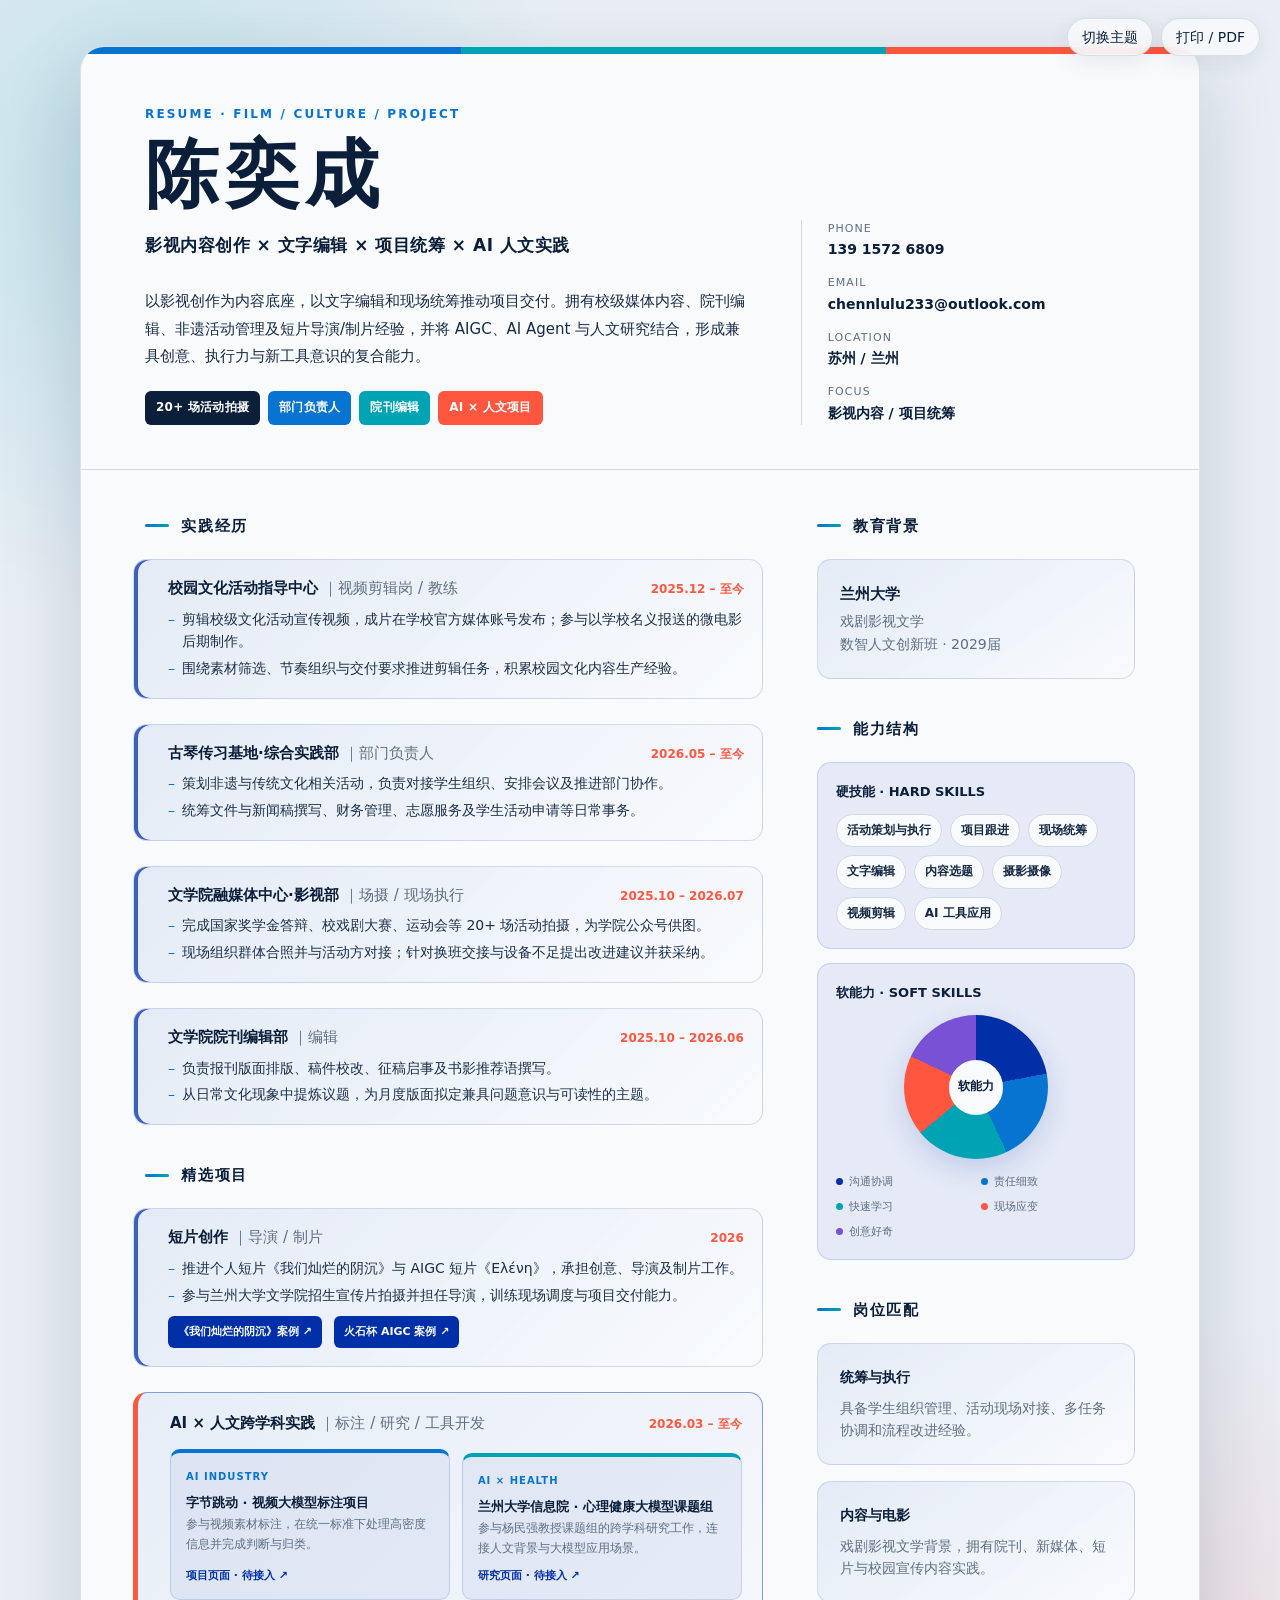
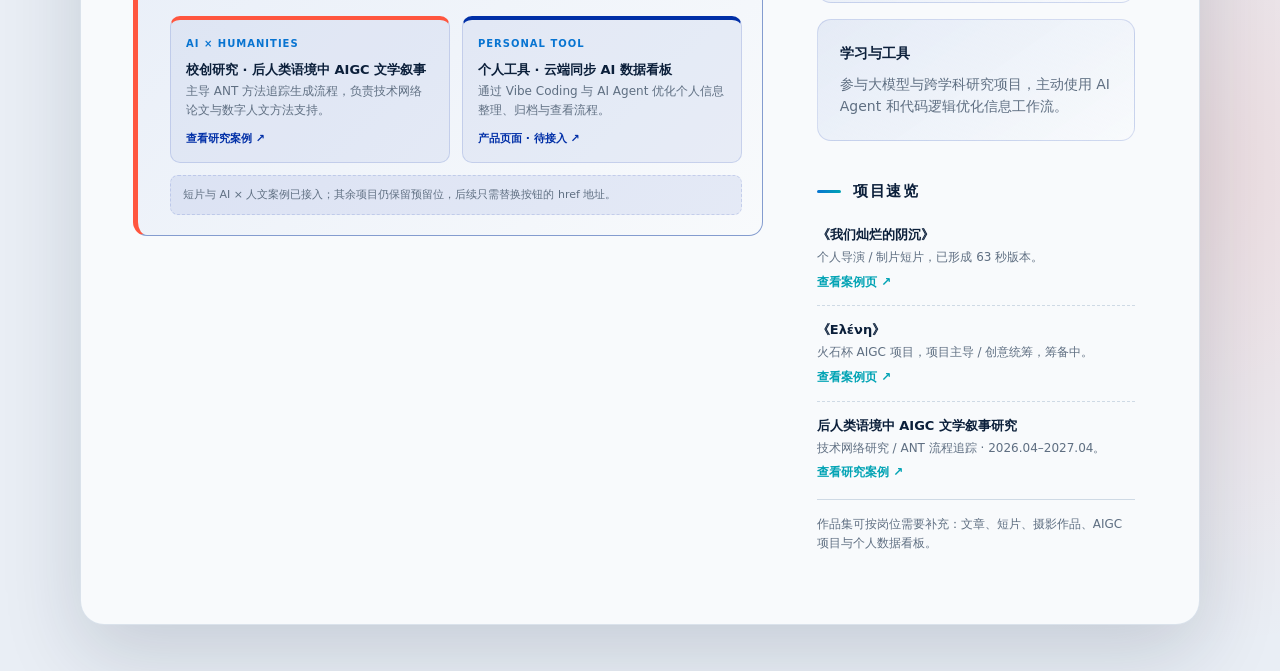
<file: index.html>
<!doctype html>
<html lang="zh-CN">
<head>
  <meta charset="utf-8">
  <meta name="viewport" content="width=device-width, initial-scale=1">
  <meta name="description" content="陈奕成个人简历｜项目助理、内容编辑、统筹助理方向">
  <title>陈奕成｜个人简历</title>
  <style>
    :root {
      --paper: #f8fafc;
      --canvas: #e9eef5;
      --ink: #0b1f3a;
      --muted: #5f6f82;
      --line: #cfdae5;
      --accent: #00a3b4;
      --accent-strong: #0874d1;
      --impact: #ff563f;
      --klein: #002fa7;
      --klein-soft: rgba(0, 47, 167, .075);
      --klein-mid: rgba(0, 47, 167, .14);
      --accent-soft: #dff5f7;
      --tag: #e8f3f7;
      --shadow: 0 28px 80px rgba(11, 31, 58, .16);
    }

    [data-theme="night"] {
      --paper: #161b22;
      --canvas: #0e1217;
      --ink: #eef3f4;
      --muted: #a9b5ba;
      --line: #303943;
      --accent: #33d2dd;
      --accent-strong: #58a8ff;
      --impact: #ff806d;
      --klein: #4f82ff;
      --klein-soft: rgba(79, 130, 255, .10);
      --klein-mid: rgba(79, 130, 255, .18);
      --accent-soft: #12343c;
      --tag: #202a30;
      --shadow: 0 24px 80px rgba(0, 0, 0, .34);
    }

    * { box-sizing: border-box; }

    html { scroll-behavior: smooth; }

    body {
      margin: 0;
      color: var(--ink);
      background:
        radial-gradient(circle at 12% 8%, rgba(0,163,180,.18), transparent 28rem),
        radial-gradient(circle at 92% 78%, rgba(255,86,63,.12), transparent 30rem),
        var(--canvas);
      font-family: "Segoe UI", "PingFang SC", "Microsoft YaHei", system-ui, sans-serif;
      font-size: 14px;
      line-height: 1.62;
      transition: background .25s ease, color .25s ease;
    }

    a { color: inherit; text-decoration: none; }

    .toolbar {
      position: fixed;
      z-index: 10;
      top: 18px;
      right: 20px;
      display: flex;
      gap: 8px;
    }

    .toolbar button {
      height: 38px;
      padding: 0 14px;
      border: 1px solid color-mix(in srgb, var(--line) 85%, transparent);
      border-radius: 999px;
      color: var(--ink);
      background: color-mix(in srgb, var(--paper) 88%, transparent);
      box-shadow: 0 6px 22px rgba(25, 35, 40, .08);
      backdrop-filter: blur(14px);
      cursor: pointer;
      font: inherit;
    }

    .toolbar button:hover { border-color: var(--accent); color: var(--accent); }

    .page {
      width: min(1120px, calc(100% - 36px));
      margin: 46px auto;
      overflow: hidden;
      background: var(--paper);
      border: 1px solid color-mix(in srgb, var(--line) 72%, transparent);
      border-radius: 24px;
      box-shadow: var(--shadow);
    }

    .hero {
      position: relative;
      display: grid;
      grid-template-columns: 1.55fr .85fr;
      gap: 46px;
      padding: 58px 64px 44px;
      border-bottom: 1px solid var(--line);
    }

    .hero::before {
      content: "";
      position: absolute;
      top: 0;
      left: 0;
      width: 100%;
      height: 7px;
      background: linear-gradient(90deg, var(--accent-strong) 0 34%, var(--accent) 34% 72%, var(--impact) 72% 100%);
    }

    .eyebrow {
      margin: 0 0 12px;
      color: var(--accent-strong);
      font-size: 12px;
      font-weight: 700;
      letter-spacing: .18em;
      text-transform: uppercase;
    }

    h1 {
      margin: 0;
      font-family: "STSong", "Songti SC", "SimSun", serif;
      font-size: clamp(46px, 6vw, 74px);
      font-weight: 600;
      letter-spacing: .08em;
      line-height: 1.08;
    }

    .role {
      margin: 16px 0 0;
      color: var(--ink);
      font-size: 17px;
      font-weight: 750;
      letter-spacing: .03em;
    }

    .summary {
      max-width: 660px;
      margin: 28px 0 0;
      color: color-mix(in srgb, var(--ink) 84%, var(--muted));
      font-size: 15px;
      line-height: 1.85;
    }

    .feature-bar {
      display: flex;
      flex-wrap: wrap;
      gap: 8px;
      margin-top: 20px;
    }

    .feature-chip {
      padding: 7px 11px;
      border-radius: 6px;
      color: #fff;
      background: #0b1f3a;
      font-size: 12px;
      font-weight: 750;
      letter-spacing: .02em;
    }

    .feature-chip:nth-child(2) { background: var(--accent-strong); }
    .feature-chip:nth-child(3) { background: var(--accent); }
    .feature-chip:nth-child(4) { background: var(--impact); }

    .contact {
      align-self: end;
      padding-left: 26px;
      border-left: 1px solid var(--line);
    }

    .contact-item { margin: 0 0 13px; }
    .contact-item:last-child { margin-bottom: 0; }

    .contact-label {
      display: block;
      margin-bottom: 1px;
      color: var(--muted);
      font-size: 11px;
      letter-spacing: .1em;
    }

    .contact-value { font-size: 14px; font-weight: 600; overflow-wrap: anywhere; }
    .contact-value a:hover { color: var(--impact); }

    .content {
      display: grid;
      grid-template-columns: minmax(0, 1.65fr) minmax(260px, .85fr);
      gap: 54px;
      padding: 44px 64px 58px;
    }

    section + section { margin-top: 38px; }

    .section-title {
      display: flex;
      align-items: center;
      gap: 12px;
      margin: 0 0 21px;
      font-size: 15px;
      font-weight: 750;
      letter-spacing: .12em;
    }

    .section-title::before {
      content: "";
      width: 24px;
      height: 3px;
      flex: 0 0 auto;
      border-radius: 2px;
      background: linear-gradient(90deg, var(--accent-strong), var(--accent));
    }

    .entry {
      position: relative;
      padding-left: 22px;
    }

    .entry + .entry { margin-top: 25px; }

    .entry-card {
      margin-left: -12px;
      padding: 18px 18px 18px 34px;
      border: 1px solid var(--klein-mid);
      border-radius: 14px;
      background: linear-gradient(135deg, var(--klein-soft), color-mix(in srgb, var(--paper) 94%, transparent));
      box-shadow: inset 4px 0 0 color-mix(in srgb, var(--klein) 74%, transparent);
    }

    .entry-card::before { display: none; }
    .entry-card::after { display: none; }

    .entry::before {
      content: "";
      position: absolute;
      top: 8px;
      left: 0;
      width: 7px;
      height: 7px;
      border: 2px solid var(--accent-strong);
      border-radius: 50%;
      background: var(--paper);
    }

    .entry::after {
      content: "";
      position: absolute;
      top: 19px;
      bottom: -22px;
      left: 4px;
      width: 1px;
      background: var(--line);
    }

    .entry:last-child::after { display: none; }

    .entry-head {
      display: grid;
      grid-template-columns: 1fr auto;
      gap: 18px;
      align-items: baseline;
    }

    .entry h3 { margin: 0; color: var(--ink); font-size: 15px; line-height: 1.45; }
    .entry h3 span { color: var(--muted); font-weight: 500; }

    time {
      color: var(--impact);
      font-size: 12px;
      font-weight: 700;
      white-space: nowrap;
    }

    .entry ul {
      margin: 8px 0 0;
      padding: 0;
      list-style: none;
      color: color-mix(in srgb, var(--ink) 80%, var(--muted));
    }

    .entry li { position: relative; padding-left: 14px; }
    .entry li + li { margin-top: 4px; }
    .entry li::before { content: "–"; position: absolute; left: 0; color: var(--accent-strong); }

    .featured-entry {
      margin-left: -12px;
      padding: 20px 20px 20px 32px;
      border: 1px solid color-mix(in srgb, var(--klein) 36%, var(--line));
      border-left: 5px solid var(--impact);
      border-radius: 14px;
      background: linear-gradient(135deg, color-mix(in srgb, var(--klein-soft) 88%, transparent), color-mix(in srgb, var(--paper) 92%, transparent));
      box-shadow: none;
    }

    .featured-entry::before { left: 11px; border-color: var(--impact); }
    .featured-entry::after { display: none; }

    .project-focus {
      display: grid;
      grid-template-columns: repeat(2, minmax(0, 1fr));
      gap: 12px;
      margin-top: 14px !important;
    }

    .project-focus li {
      display: flex;
      min-height: 138px;
      padding: 14px 15px;
      border: 1px solid var(--klein-mid);
      border-top: 4px solid var(--accent-strong);
      border-radius: 10px;
      background: color-mix(in srgb, var(--klein-soft) 84%, var(--paper));
      flex-direction: column;
    }

    .project-focus li:nth-child(2) { border-top-color: var(--accent); }
    .project-focus li:nth-child(3) { border-top-color: var(--impact); }
    .project-focus li:nth-child(4) { border-top-color: var(--klein); }
    .project-focus li::before { display: none; }
    .project-focus strong { display: block; color: var(--ink); font-size: 13px; }
    .project-focus span { display: block; margin-top: 2px; color: var(--muted); font-size: 12px; }

    .project-type {
      margin-bottom: 7px !important;
      color: var(--accent-strong) !important;
      font-size: 10px !important;
      font-weight: 800;
      letter-spacing: .1em;
    }

    .project-link {
      align-self: flex-start;
      margin-top: auto;
      padding-top: 9px;
      color: var(--klein);
      font-size: 11px;
      font-weight: 800;
    }

    .project-link:hover { color: var(--impact); }

    .project-actions { display: flex; flex-wrap: wrap; gap: 12px; margin-top: 10px; }
    .project-actions .project-link { margin-top: 0; padding: 7px 10px; color: var(--paper); background: var(--klein); border-radius: 6px; }
    .project-actions .project-link:hover { color: #fff; background: var(--impact); }

    .link-note {
      margin: 12px 0 0;
      padding: 10px 12px;
      border: 1px dashed var(--klein-mid);
      border-radius: 8px;
      color: var(--muted);
      background: var(--klein-soft);
      font-size: 11px;
    }

    .side-card {
      padding: 22px;
      border: 1px solid var(--line);
      border-radius: 14px;
      background: linear-gradient(145deg, var(--klein-soft), color-mix(in srgb, var(--paper) 91%, transparent));
      border-color: var(--klein-mid);
    }

    .side-card + .side-card { margin-top: 16px; }
    .side-card h3 { margin: 0 0 8px; font-size: 14px; }
    .side-card p { margin: 0; color: var(--muted); }

    .tags { display: flex; flex-wrap: wrap; gap: 8px; }

    .skill-block {
      padding: 18px;
      border: 1px solid var(--klein-mid);
      border-radius: 14px;
      background: var(--klein-soft);
    }

    .skill-block + .skill-block { margin-top: 14px; }
    .skill-block h3 { margin: 0 0 12px; font-size: 13px; }

    .tag {
      padding: 6px 10px;
      border: 1px solid var(--line);
      border-radius: 999px;
      background: var(--paper);
      color: color-mix(in srgb, var(--ink) 86%, var(--muted));
      font-size: 12px;
      font-weight: 650;
    }

    .soft-layout { display: grid; justify-items: center; gap: 14px; }

    .fan-chart {
      position: relative;
      width: 144px;
      aspect-ratio: 1;
      border-radius: 50%;
      background: conic-gradient(
        var(--klein) 0 22%,
        var(--accent-strong) 22% 43%,
        var(--accent) 43% 64%,
        var(--impact) 64% 82%,
        #7851d5 82% 100%
      );
      box-shadow: 0 10px 28px rgba(0, 47, 167, .16);
    }

    .fan-chart::after {
      content: "软能力";
      position: absolute;
      inset: 31%;
      display: grid;
      place-items: center;
      border-radius: 50%;
      color: var(--ink);
      background: var(--paper);
      font-size: 12px;
      font-weight: 800;
    }

    .fan-legend {
      display: grid;
      width: 100%;
      grid-template-columns: 1fr 1fr;
      gap: 7px 10px;
      color: var(--muted);
      font-size: 11px;
    }

    .fan-legend span::before {
      content: "";
      display: inline-block;
      width: 7px;
      height: 7px;
      margin-right: 6px;
      border-radius: 50%;
      background: var(--klein);
    }

    .fan-legend span:nth-child(2)::before { background: var(--accent-strong); }
    .fan-legend span:nth-child(3)::before { background: var(--accent); }
    .fan-legend span:nth-child(4)::before { background: var(--impact); }
    .fan-legend span:nth-child(5)::before { background: #7851d5; }

    .project-list { display: grid; gap: 13px; }

    .project {
      padding-bottom: 13px;
      border-bottom: 1px dashed var(--line);
    }

    .project:last-child { padding-bottom: 0; border-bottom: 0; }
    .project b { display: block; margin-bottom: 3px; font-size: 13px; }
    .project p { margin: 0; color: var(--muted); font-size: 12px; }

    .project a {
      display: inline-block;
      margin-top: 5px;
      color: var(--accent);
      font-size: 12px;
      font-weight: 700;
    }

    .education strong { display: block; margin-bottom: 4px; font-size: 15px; }
    .education p { margin: 0; color: var(--muted); }

    .note {
      margin-top: 16px;
      padding-top: 15px;
      border-top: 1px solid var(--line);
      color: var(--muted);
      font-size: 12px;
    }

    @media (max-width: 760px) {
      .toolbar { position: absolute; }
      .page { width: 100%; margin: 0; border: 0; border-radius: 0; box-shadow: none; }
      .hero, .content { grid-template-columns: 1fr; padding-left: 24px; padding-right: 24px; }
      .hero { gap: 32px; padding-top: 86px; }
      .contact { padding: 0; border: 0; display: grid; grid-template-columns: 1fr 1fr; gap: 12px 20px; }
      .content { gap: 42px; }
      .entry-head { grid-template-columns: 1fr; gap: 2px; }
      .project-focus { grid-template-columns: 1fr; }
      .project-focus li { min-height: 0; }
    }

    @page { size: A4; margin: 0; }

    @media print {
      :root {
        --paper: #fff;
        --canvas: #fff;
        --ink: #0b1f3a;
        --muted: #5f6f82;
        --line: #cfdae5;
        --accent: #00a3b4;
        --accent-strong: #0874d1;
        --impact: #ff563f;
        --klein: #002fa7;
        --klein-soft: rgba(0, 47, 167, .075);
        --klein-mid: rgba(0, 47, 167, .14);
        --accent-soft: #dff5f7;
        --tag: #e8f3f7;
      }

      body { background: #fff; font-size: 9.2pt; line-height: 1.43; print-color-adjust: exact; -webkit-print-color-adjust: exact; }
      .toolbar, .web-only { display: none !important; }
      .page { width: 210mm; height: 297mm; margin: 0; border: 0; border-radius: 0; box-shadow: none; }
      .hero { grid-template-columns: 1.5fr .85fr; gap: 9mm; padding: 11mm 13mm 7mm; }
      h1 { font-size: 34pt; }
      .eyebrow { margin-bottom: 1.8mm; font-size: 7.5pt; }
      .role { margin-top: 2.5mm; font-size: 10pt; }
      .summary { margin-top: 4mm; font-size: 9.2pt; line-height: 1.55; }
      .feature-bar { gap: 1.2mm; margin-top: 3mm; }
      .feature-chip { padding: 1.1mm 1.8mm; border-radius: 1.1mm; font-size: 6.9pt; }
      .contact { padding-left: 5mm; }
      .contact-item { margin-bottom: 2.1mm; }
      .contact-label { font-size: 6.7pt; }
      .contact-value { font-size: 8.4pt; }
      .content { grid-template-columns: 1.68fr .82fr; gap: 8mm; padding: 7mm 13mm 9mm; }
      section + section { margin-top: 6mm; }
      .section-title { gap: 2mm; margin-bottom: 3.3mm; font-size: 9.6pt; }
      .section-title::before { width: 5mm; height: .6mm; }
      .entry { padding-left: 4mm; break-inside: avoid; }
      .entry + .entry { margin-top: 3.3mm; }
      .entry-card { margin-left: -1.5mm; padding: 2.4mm 2.5mm 2.4mm 5mm; border-radius: 2mm; box-shadow: inset .8mm 0 0 color-mix(in srgb, var(--klein) 74%, transparent); }
      .entry-card::before { left: 1.5mm; }
      .entry::before { top: 1.4mm; width: 1.5mm; height: 1.5mm; border-width: .45mm; }
      .entry::after { top: 4mm; bottom: -3.2mm; left: .8mm; }
      .entry h3 { font-size: 9.3pt; }
      time { font-size: 7.4pt; }
      .entry ul { margin-top: 1.2mm; }
      .entry li + li { margin-top: .5mm; }
      .featured-entry { margin-left: -1.5mm; padding: 3mm 3mm 3mm 5mm; border-left-width: 1mm; border-radius: 2mm; }
      .featured-entry::before { left: 1.5mm; }
      .project-focus { grid-template-columns: 1fr 1fr; gap: 1.5mm; margin-top: 1.5mm !important; }
      .project-focus li { min-height: 26mm; padding: 1.7mm; border-top-width: .8mm; }
      .project-focus strong { font-size: 7.6pt; }
      .project-focus span { margin-top: .3mm; font-size: 6.9pt; }
      .project-type { margin-bottom: .7mm !important; font-size: 6pt !important; }
      .project-link { padding-top: 1mm; font-size: 6.5pt; }
      .side-card { padding: 3.5mm; border-radius: 2.5mm; }
      .side-card + .side-card { margin-top: 2.7mm; }
      .side-card h3 { margin-bottom: 1.2mm; font-size: 8.7pt; }
      .side-card p, .project p, .note { font-size: 7.4pt; }
      .tags { gap: 1.2mm; }
      .tag { padding: 1mm 1.8mm; font-size: 7.2pt; }
      .skill-block { padding: 2.8mm; border-radius: 2mm; }
      .skill-block + .skill-block { margin-top: 2.5mm; }
      .skill-block h3 { margin-bottom: 1.5mm; font-size: 8pt; }
      .soft-layout { gap: 1.5mm; }
      .fan-chart { width: 27mm; }
      .fan-chart::after { font-size: 6.8pt; }
      .fan-legend { gap: 1mm; font-size: 6.3pt; }
      .project-list { gap: 1.8mm; }
      .project { padding-bottom: 1.8mm; }
      .project b { margin-bottom: .5mm; font-size: 8pt; }
      .project a { margin-top: .6mm; font-size: 7.2pt; }
      .education strong { margin-bottom: .6mm; font-size: 9.2pt; }
      .note { margin-top: 2.2mm; padding-top: 2mm; }
    }
  </style>
</head>
<body>
  <div class="toolbar" aria-label="页面工具">
    <button type="button" id="themeButton" aria-label="切换明暗主题">切换主题</button>
    <button type="button" onclick="window.print()">打印 / PDF</button>
  </div>

  <main class="page">
    <header class="hero">
      <div>
        <p class="eyebrow">Resume · Film / Culture / Project</p>
        <h1>陈奕成</h1>
        <p class="role">影视内容创作 × 文字编辑 × 项目统筹 × AI 人文实践</p>
        <p class="summary">以影视创作为内容底座，以文字编辑和现场统筹推动项目交付。拥有校级媒体内容、院刊编辑、非遗活动管理及短片导演/制片经验，并将 AIGC、AI Agent 与人文研究结合，形成兼具创意、执行力与新工具意识的复合能力。</p>
        <div class="feature-bar" aria-label="核心特点">
          <span class="feature-chip">20+ 场活动拍摄</span>
          <span class="feature-chip">部门负责人</span>
          <span class="feature-chip">院刊编辑</span>
          <span class="feature-chip">AI × 人文项目</span>
        </div>
      </div>

      <div class="contact">
        <p class="contact-item"><span class="contact-label">PHONE</span><span class="contact-value"><a href="tel:13915726809">139 1572 6809</a></span></p>
        <p class="contact-item"><span class="contact-label">EMAIL</span><span class="contact-value"><a href="mailto:chennlulu233@outlook.com">chennlulu233@outlook.com</a></span></p>
        <p class="contact-item"><span class="contact-label">LOCATION</span><span class="contact-value">苏州 / 兰州</span></p>
        <p class="contact-item"><span class="contact-label">FOCUS</span><span class="contact-value">影视内容 / 项目统筹</span></p>
      </div>
    </header>

    <div class="content">
      <div class="main-column">
        <section>
          <h2 class="section-title">实践经历</h2>

          <article class="entry entry-card">
            <div class="entry-head">
              <h3>校园文化活动指导中心 <span>｜视频剪辑岗 / 教练</span></h3>
              <time>2025.12 – 至今</time>
            </div>
            <ul>
              <li>剪辑校级文化活动宣传视频，成片在学校官方媒体账号发布；参与以学校名义报送的微电影后期制作。</li>
              <li>围绕素材筛选、节奏组织与交付要求推进剪辑任务，积累校园文化内容生产经验。</li>
            </ul>
          </article>

          <article class="entry entry-card">
            <div class="entry-head">
              <h3>古琴传习基地·综合实践部 <span>｜部门负责人</span></h3>
              <time>2026.05 – 至今</time>
            </div>
            <ul>
              <li>策划非遗与传统文化相关活动，负责对接学生组织、安排会议及推进部门协作。</li>
              <li>统筹文件与新闻稿撰写、财务管理、志愿服务及学生活动申请等日常事务。</li>
            </ul>
          </article>

          <article class="entry entry-card">
            <div class="entry-head">
              <h3>文学院融媒体中心·影视部 <span>｜场摄 / 现场执行</span></h3>
              <time>2025.10 – 2026.07</time>
            </div>
            <ul>
              <li>完成国家奖学金答辩、校戏剧大赛、运动会等 20+ 场活动拍摄，为学院公众号供图。</li>
              <li>现场组织群体合照并与活动方对接；针对换班交接与设备不足提出改进建议并获采纳。</li>
            </ul>
          </article>

          <article class="entry entry-card">
            <div class="entry-head">
              <h3>文学院院刊编辑部 <span>｜编辑</span></h3>
              <time>2025.10 – 2026.06</time>
            </div>
            <ul>
              <li>负责报刊版面排版、稿件校改、征稿启事及书影推荐语撰写。</li>
              <li>从日常文化现象中提炼议题，为月度版面拟定兼具问题意识与可读性的主题。</li>
            </ul>
          </article>
        </section>

        <section>
          <h2 class="section-title">精选项目</h2>

          <article class="entry entry-card">
            <div class="entry-head">
              <h3>短片创作 <span>｜导演 / 制片</span></h3>
              <time>2026</time>
            </div>
            <ul>
              <li>推进个人短片《我们灿烂的阴沉》与 AIGC 短片《Ελένη》，承担创意、导演及制片工作。</li>
              <li>参与兰州大学文学院招生宣传片拍摄并担任导演，训练现场调度与项目交付能力。</li>
            </ul>
            <div class="project-actions web-only">
              <a class="project-link" href="projects/canyin.html">《我们灿烂的阴沉》案例 ↗</a>
              <a class="project-link" href="projects/aigc-huoshi.html">火石杯 AIGC 案例 ↗</a>
            </div>
          </article>

          <article class="entry entry-card featured-entry">
            <div class="entry-head">
              <h3>AI × 人文跨学科实践 <span>｜标注 / 研究 / 工具开发</span></h3>
              <time>2026.03 – 至今</time>
            </div>
            <ul class="project-focus">
              <li><span class="project-type">AI INDUSTRY</span><strong>字节跳动 · 视频大模型标注项目</strong><span>参与视频素材标注，在统一标准下处理高密度信息并完成判断与归类。</span><a class="project-link" href="#portfolio-links" data-url-slot="byte-video-model">项目页面 · 待接入 ↗</a></li>
              <li><span class="project-type">AI × HEALTH</span><strong>兰州大学信息院 · 心理健康大模型课题组</strong><span>参与杨民强教授课题组的跨学科研究工作，连接人文背景与大模型应用场景。</span><a class="project-link" href="#portfolio-links" data-url-slot="mental-health-llm">研究页面 · 待接入 ↗</a></li>
              <li><span class="project-type">AI × HUMANITIES</span><strong>校创研究 · 后人类语境中 AIGC 文学叙事</strong><span>主导 ANT 方法追踪生成流程，负责技术网络论文与数字人文方法支持。</span><a class="project-link" href="projects/aigc-humanities.html" data-url-slot="aigc-literature">查看研究案例 ↗</a></li>
              <li><span class="project-type">PERSONAL TOOL</span><strong>个人工具 · 云端同步 AI 数据看板</strong><span>通过 Vibe Coding 与 AI Agent 优化个人信息整理、归档与查看流程。</span><a class="project-link" href="#portfolio-links" data-url-slot="ai-dashboard">产品页面 · 待接入 ↗</a></li>
            </ul>
            <p class="link-note" id="portfolio-links">短片与 AI × 人文案例已接入；其余项目仍保留预留位，后续只需替换按钮的 href 地址。</p>
          </article>
        </section>
      </div>

      <aside>
        <section>
          <h2 class="section-title">教育背景</h2>
          <div class="side-card education">
            <strong>兰州大学</strong>
            <p>戏剧影视文学<br>数智人文创新班 · 2029届</p>
          </div>
        </section>

        <section>
          <h2 class="section-title">能力结构</h2>
          <div class="skill-block">
            <h3>硬技能 · HARD SKILLS</h3>
            <div class="tags">
              <span class="tag">活动策划与执行</span>
              <span class="tag">项目跟进</span>
              <span class="tag">现场统筹</span>
              <span class="tag">文字编辑</span>
              <span class="tag">内容选题</span>
              <span class="tag">摄影摄像</span>
              <span class="tag">视频剪辑</span>
              <span class="tag">AI 工具应用</span>
            </div>
          </div>
          <div class="skill-block">
            <h3>软能力 · SOFT SKILLS</h3>
            <div class="soft-layout">
              <div class="fan-chart" role="img" aria-label="沟通协调、责任细致、快速学习、现场应变、创意好奇五项软能力扇形图"></div>
              <div class="fan-legend">
                <span>沟通协调</span>
                <span>责任细致</span>
                <span>快速学习</span>
                <span>现场应变</span>
                <span>创意好奇</span>
              </div>
            </div>
          </div>
        </section>

        <section>
          <h2 class="section-title">岗位匹配</h2>
          <div class="side-card">
            <h3>统筹与执行</h3>
            <p>具备学生组织管理、活动现场对接、多任务协调和流程改进经验。</p>
          </div>
          <div class="side-card">
            <h3>内容与电影</h3>
            <p>戏剧影视文学背景，拥有院刊、新媒体、短片与校园宣传内容实践。</p>
          </div>
          <div class="side-card web-only">
            <h3>学习与工具</h3>
            <p>参与大模型与跨学科研究项目，主动使用 AI Agent 和代码逻辑优化信息工作流。</p>
          </div>
        </section>

        <section class="web-only">
          <h2 class="section-title">项目速览</h2>
          <div class="project-list">
            <div class="project">
              <b>《我们灿烂的阴沉》</b>
              <p>个人导演 / 制片短片，已形成 63 秒版本。</p>
              <a href="projects/canyin.html">查看案例页 ↗</a>
            </div>
            <div class="project"><b>《Ελένη》</b><p>火石杯 AIGC 项目，项目主导 / 创意统筹，筹备中。</p><a href="projects/aigc-huoshi.html">查看案例页 ↗</a></div>
            <div class="project"><b>后人类语境中 AIGC 文学叙事研究</b><p>技术网络研究 / ANT 流程追踪 · 2026.04–2027.04。</p><a href="projects/aigc-humanities.html">查看研究案例 ↗</a></div>
          </div>
        </section>

        <p class="note">作品集可按岗位需要补充：文章、短片、摄影作品、AIGC 项目与个人数据看板。</p>
      </aside>
    </div>
  </main>

  <script>
    const button = document.getElementById('themeButton');
    const savedTheme = localStorage.getItem('resume-theme');
    if (savedTheme) document.documentElement.dataset.theme = savedTheme;
    button.addEventListener('click', () => {
      const next = document.documentElement.dataset.theme === 'night' ? '' : 'night';
      document.documentElement.dataset.theme = next;
      localStorage.setItem('resume-theme', next);
    });
  </script>
</body>
</html>
</file>
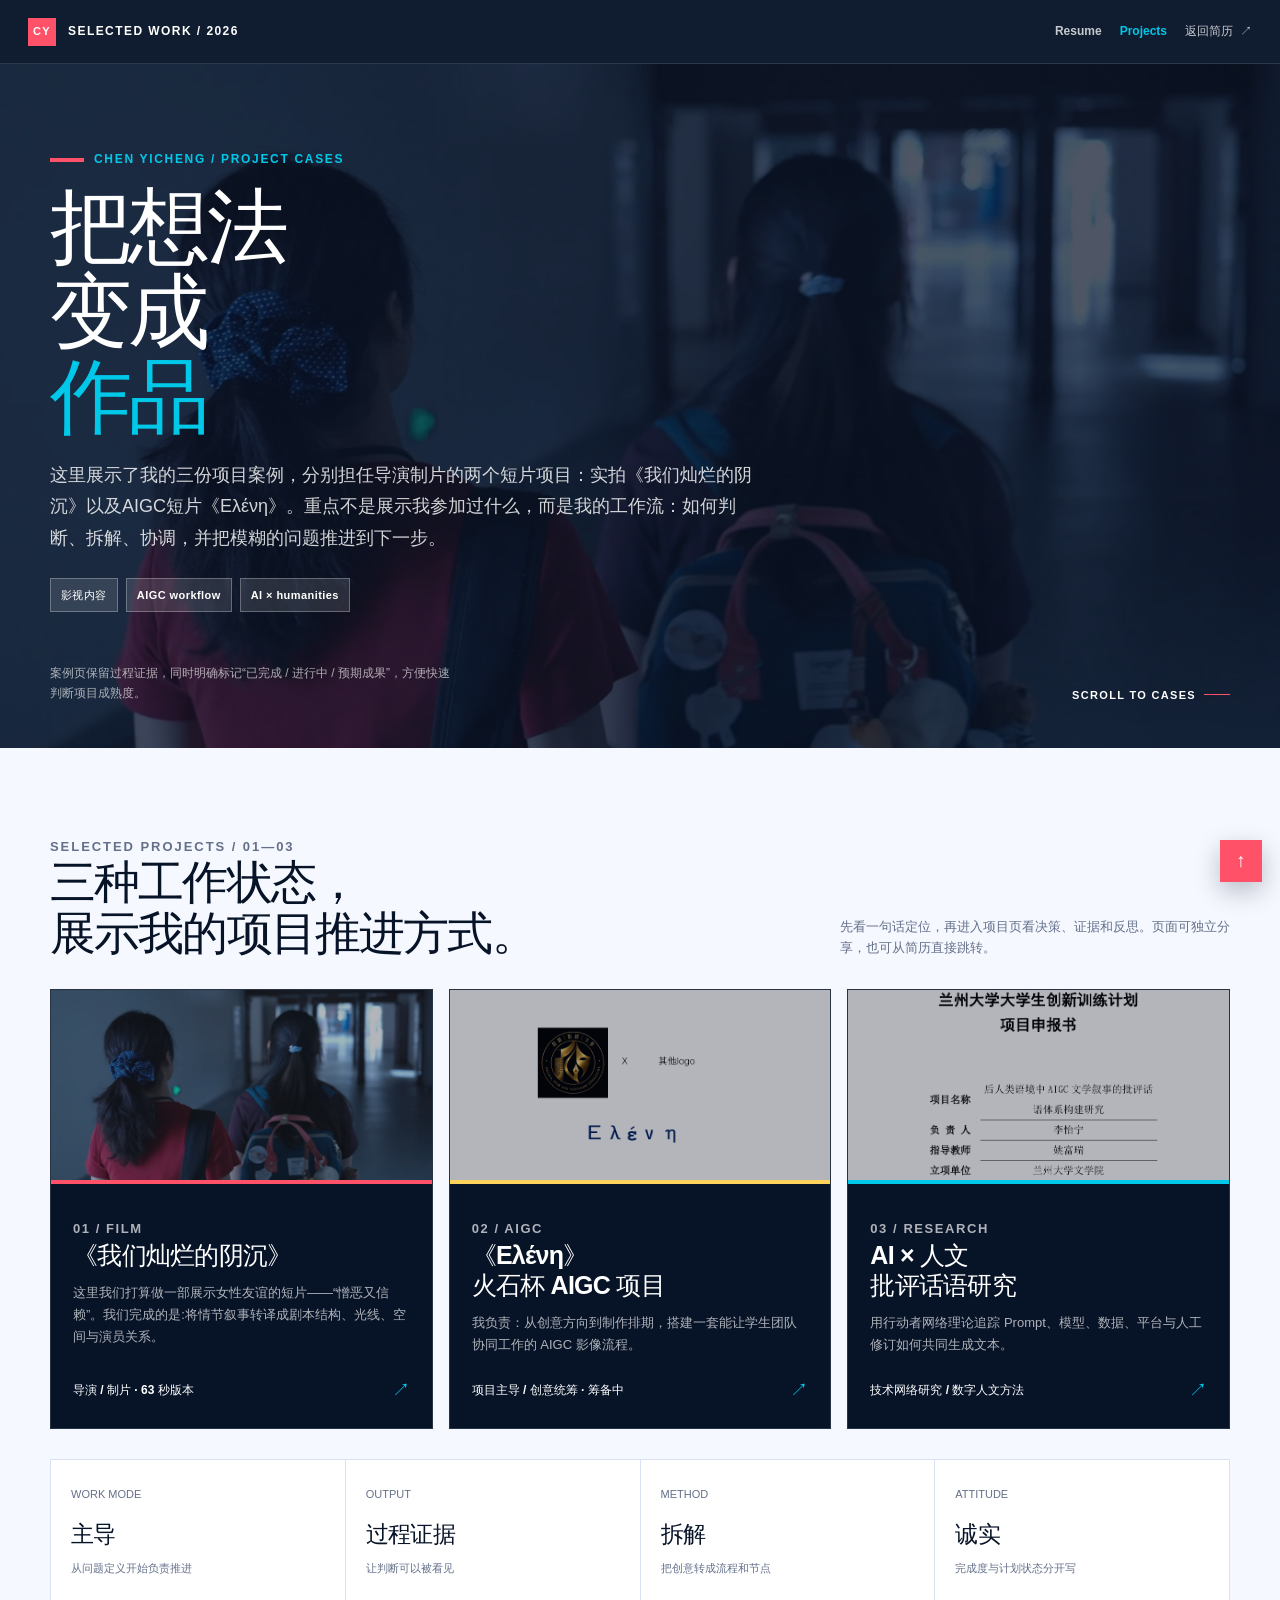
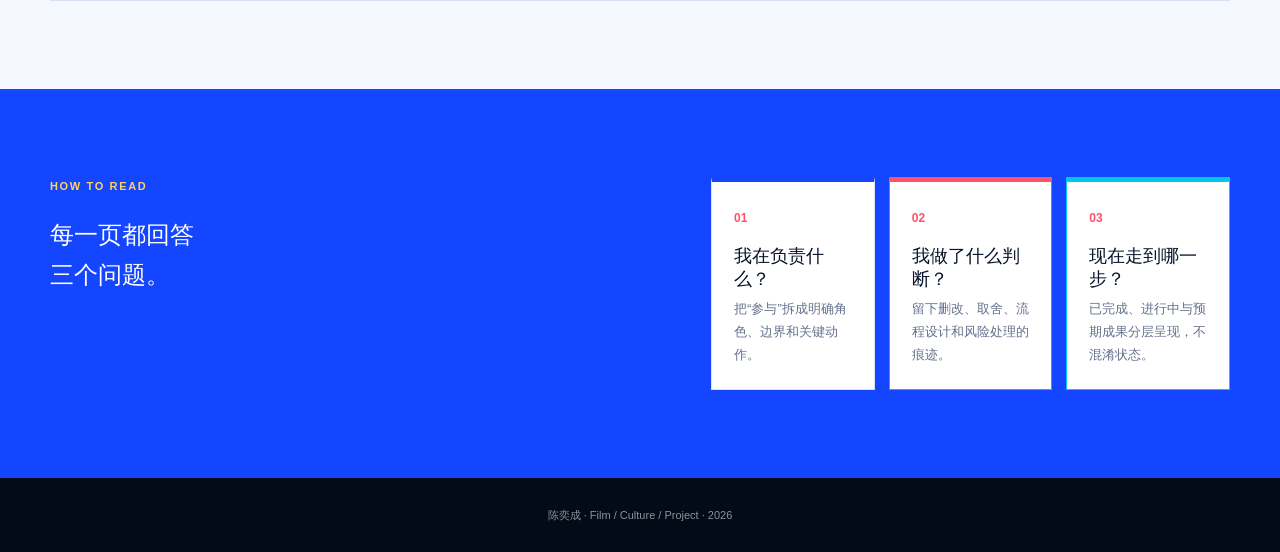
<file: projects/index.html>
﻿<!doctype html>
<html lang="zh-CN">
<head>
  <meta charset="utf-8">
  <meta name="viewport" content="width=device-width, initial-scale=1">
  <meta name="description" content="陈奕成的精选项目案例：影视创作、AIGC 影像主导与 AI × 人文研究。">
  <title>陈奕成 · Selected Projects</title>
  <link rel="stylesheet" href="assets/projects.css">
</head>
<body>
  <nav class="topbar" aria-label="项目导航">
    <a class="brand" href="../陈奕成_个人简历.html"><span class="brand-mark">CY</span><span>Selected work / 2026</span></a>
    <div class="nav-links">
      <a href="../陈奕成_个人简历.html">Resume</a>
      <a href="#projects" aria-current="page">Projects</a>
      <a class="nav-back" href="../陈奕成_个人简历.html">返回简历 <span aria-hidden="true">↗</span></a>
    </div>
  </nav>

  <header class="hub-hero">
    <div class="hero-inner">
      <div class="hero-copy">
        <p class="hero-kicker">Chen Yicheng / Project cases</p>
        <h1>把想法变成<br><span>可交付的作品。</span></h1>
        <p class="hero-lede">三份项目案例，分别从导演现场、AIGC 项目主导和数字人文研究展开。重点不是“参加过什么”，而是如何判断、拆解、协调，并把模糊的问题推进到下一步。</p>
        <div class="hero-meta">
          <span class="hero-chip">影视内容</span>
          <span class="hero-chip">AIGC workflow</span>
          <span class="hero-chip">AI × humanities</span>
        </div>
      </div>
      <div class="hero-foot">
        <p class="hero-note">案例页保留过程证据，同时明确标记“已完成 / 进行中 / 预期成果”，方便快速判断项目成熟度。</p>
        <a class="scroll-cue" href="#projects">Scroll to cases</a>
      </div>
    </div>
  </header>

  <main>
    <section class="section-band" id="projects">
      <div class="section-inner">
        <div class="section-head">
          <div>
            <p class="eyebrow">Selected projects / 01—03</p>
            <h2>三种工作状态，<br>同一套推进方式。</h2>
          </div>
          <p>先看一句话定位，再进入项目页看决策、证据和反思。页面可独立分享，也可从简历直接跳转。</p>
        </div>
        <div class="project-grid">
          <a class="project-card" href="canyin.html">
            <div class="project-card-media"><img src="assets/images/canyin-film-35.webp" alt="短片中两位角色在教学楼走廊的背影"></div>
            <div class="project-card-body">
              <p class="project-number">01 / FILM</p>
              <h3>《我们灿烂的阴沉》</h3>
              <p>把“既憎恶又信赖”的女性友谊，转译成剧本结构、光线、空间与演员关系。</p>
              <span class="project-card-link">导演 / 制片 · 63 秒版本 <span aria-hidden="true">↗</span></span>
            </div>
          </a>
          <a class="project-card" href="aigc-huoshi.html">
            <div class="project-card-media"><img src="assets/images/huoshi-prompt.webp" alt="火石杯 AIGC 项目的 Prompt 工作参考页面"></div>
            <div class="project-card-body">
              <p class="project-number">02 / AIGC</p>
              <h3>《Ελένη》<br>火石杯 AIGC 项目</h3>
              <p>从创意方向到制作排期，搭建一套能让学生团队协同工作的 AIGC 影像流程。</p>
              <span class="project-card-link">项目主导 / 创意统筹 · 筹备中 <span aria-hidden="true">↗</span></span>
            </div>
          </a>
          <a class="project-card" href="aigc-humanities.html">
            <div class="project-card-media"><img src="assets/images/humanities-cover.webp" alt="兰州大学大学生创新训练计划项目申报书封面"></div>
            <div class="project-card-body">
              <p class="project-number">03 / RESEARCH</p>
              <h3>AI × 人文<br>批评话语研究</h3>
              <p>用行动者网络理论追踪 Prompt、模型、数据、平台与人工修订如何共同生成文本。</p>
              <span class="project-card-link">技术网络研究 / 数字人文方法 <span aria-hidden="true">↗</span></span>
            </div>
          </a>
        </div>
        <div class="feature-strip" aria-label="项目速览">
          <div><span>WORK MODE</span><strong>主导</strong><span>从问题定义开始负责推进</span></div>
          <div><span>OUTPUT</span><strong>过程证据</strong><span>让判断可以被看见</span></div>
          <div><span>METHOD</span><strong>拆解</strong><span>把创意转成流程和节点</span></div>
          <div><span>ATTITUDE</span><strong>诚实</strong><span>完成度与计划状态分开写</span></div>
        </div>
      </div>
    </section>

    <section class="section-band blue">
      <div class="section-inner split">
        <div>
          <p class="eyebrow">How to read</p>
          <h2>每一页都回答<br>三个问题。</h2>
        </div>
        <div class="decision-grid">
          <div class="decision"><span class="index">01</span><h3>我在负责什么？</h3><p>把“参与”拆成明确角色、边界和关键动作。</p></div>
          <div class="decision"><span class="index">02</span><h3>我做了什么判断？</h3><p>留下删改、取舍、流程设计和风险处理的痕迹。</p></div>
          <div class="decision"><span class="index">03</span><h3>现在走到哪一步？</h3><p>已完成、进行中与预期成果分层呈现，不混淆状态。</p></div>
        </div>
      </div>
    </section>
  </main>

  <footer class="footer">陈奕成 · Film / Culture / Project · <span data-year>2026</span></footer>
  <button class="back-top" data-back-top type="button" aria-label="返回顶部" title="返回顶部">↑</button>
<script src="assets/editor-content.js?v=202608011453"></script>
<script src="assets/projects.js"></script>
<script src="assets/editor.js"></script>
</body>
</html>
</file>
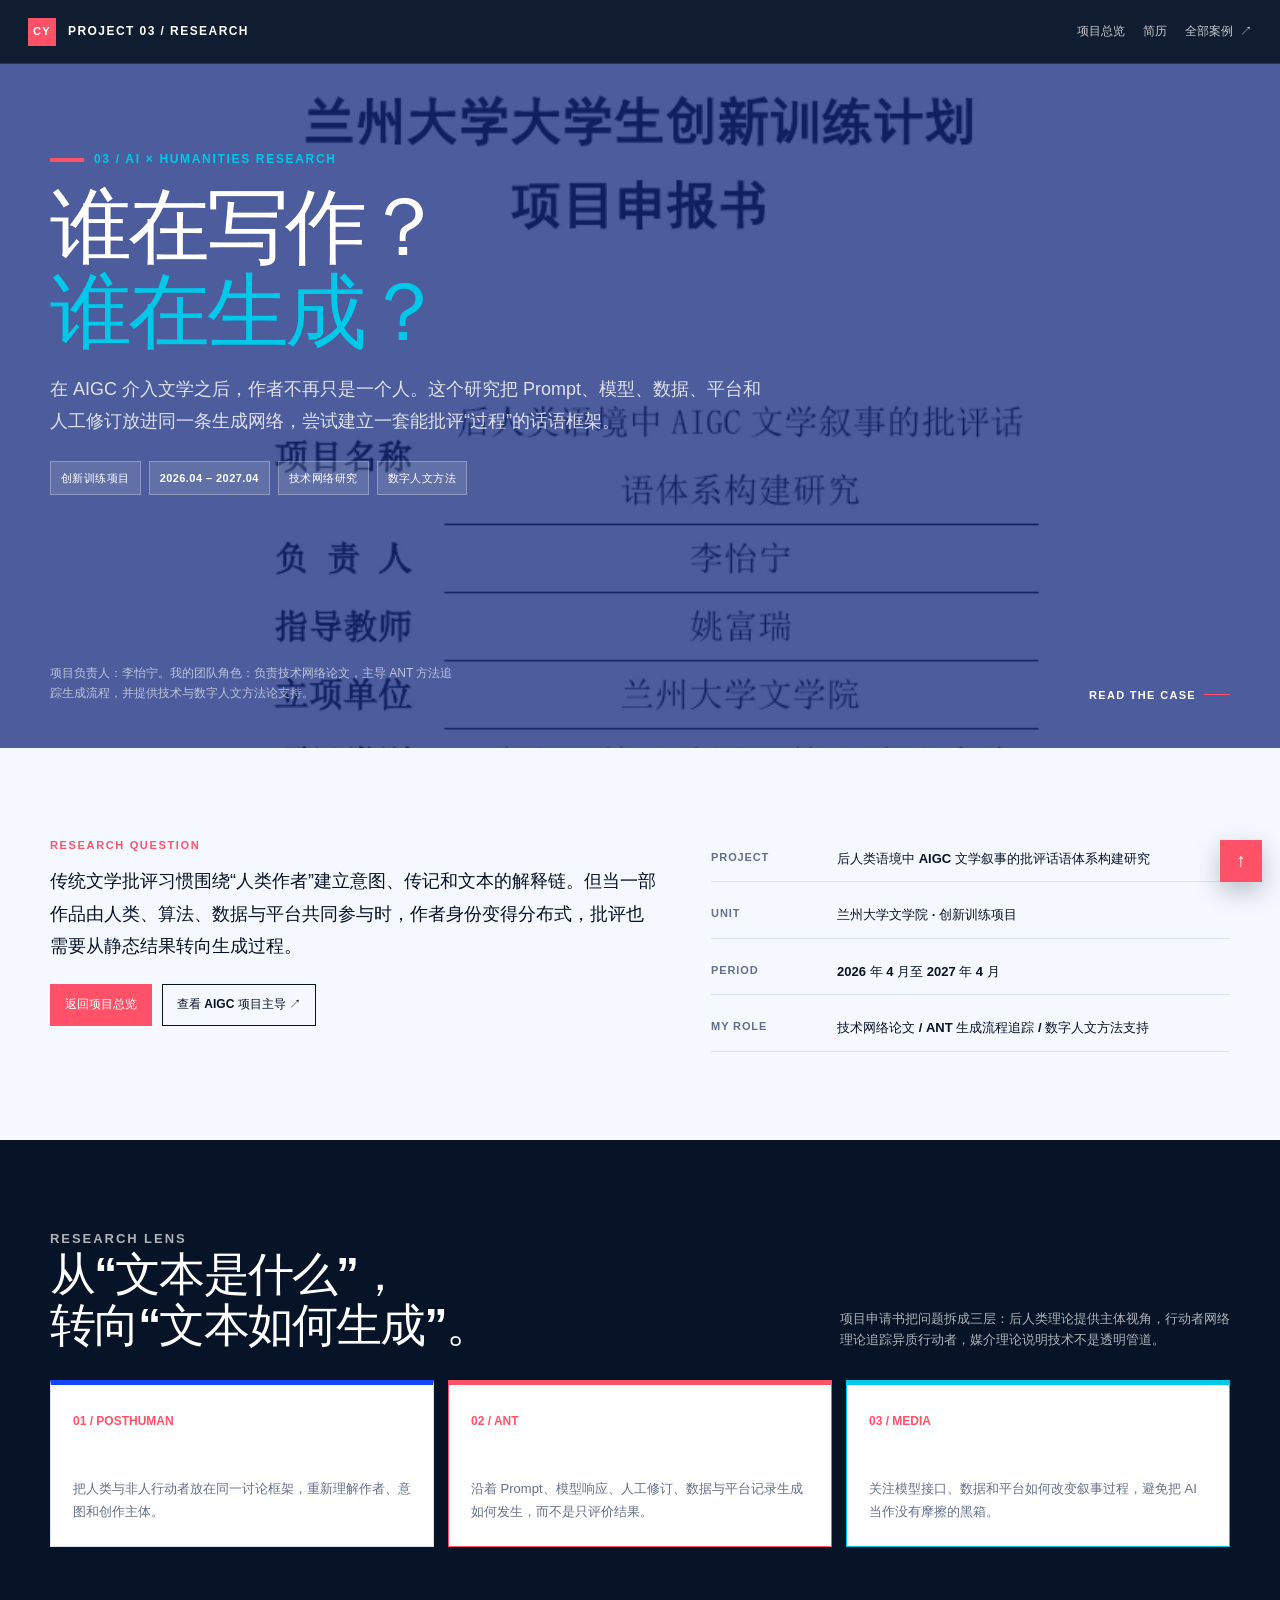
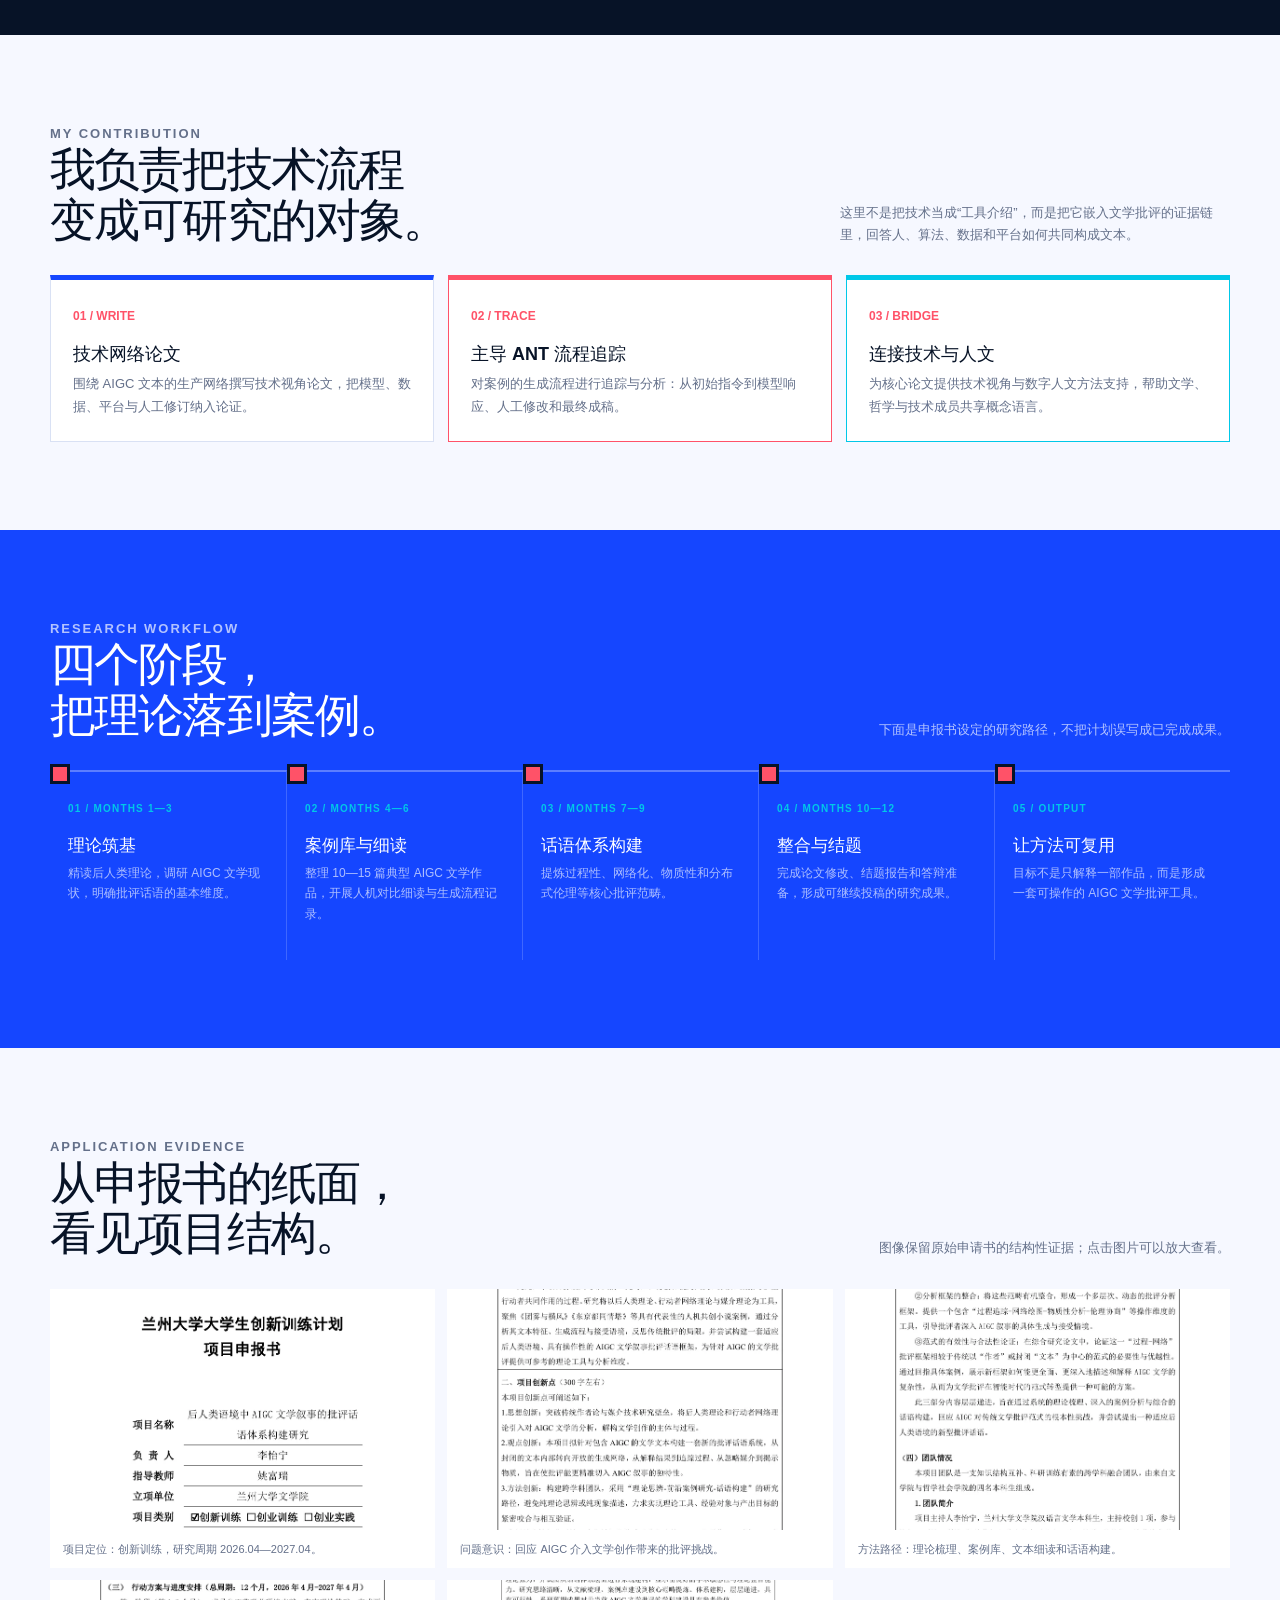
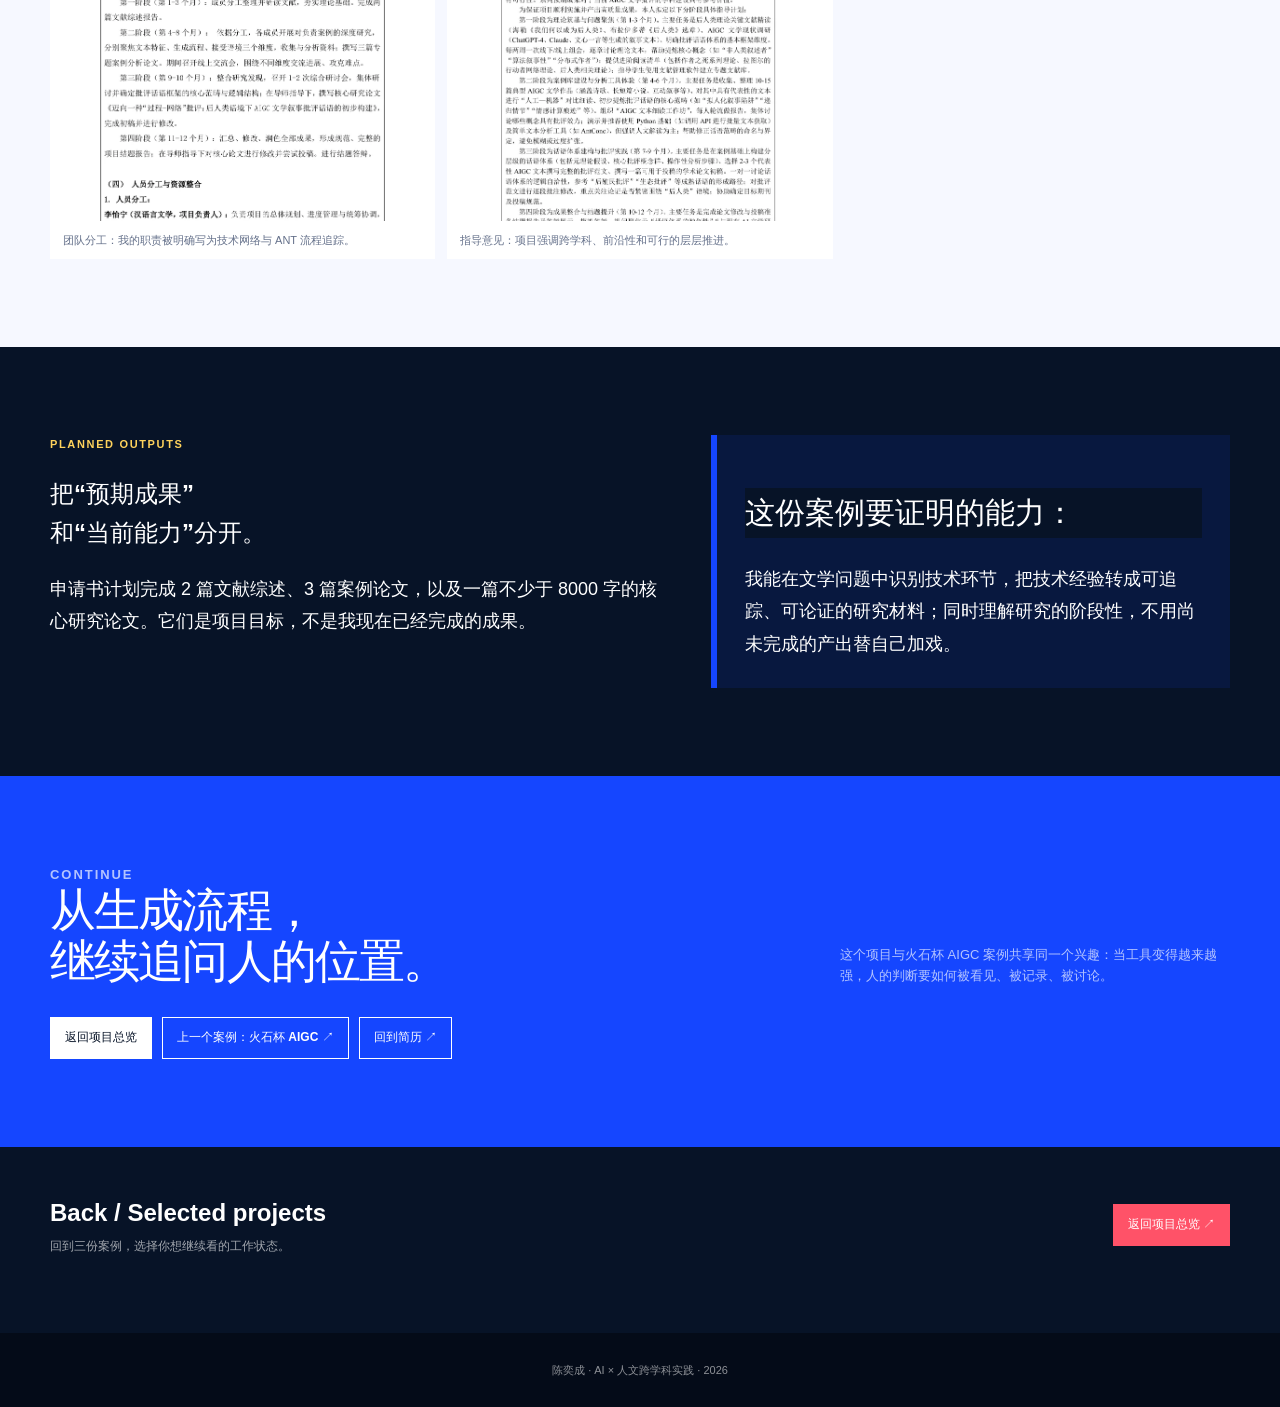
<file: projects/aigc-humanities.html>
﻿<!doctype html>
<html lang="zh-CN">
<head>
  <meta charset="utf-8">
  <meta name="viewport" content="width=device-width, initial-scale=1">
  <meta name="description" content="后人类语境中 AIGC 文学叙事的批评话语体系构建研究：陈奕成的技术网络与数字人文方法案例。">
  <title>AI × 人文 · AIGC 文学叙事研究案例</title>
  <link rel="stylesheet" href="assets/projects.css">
</head>
<body>
  <nav class="topbar" aria-label="项目导航">
    <a class="brand" href="index.html"><span class="brand-mark">CY</span><span>Project 03 / Research</span></a>
    <div class="nav-links"><a href="index.html">项目总览</a><a href="../陈奕成_个人简历.html">简历</a><a class="nav-back" href="index.html">全部案例 <span aria-hidden="true">↗</span></a></div>
  </nav>

  <header class="case-hero humanities">
    <div class="hero-inner">
      <div class="hero-copy">
        <p class="hero-kicker">03 / AI × humanities research</p>
        <h1>谁在写作？<br><span>谁在生成？</span></h1>
        <p class="hero-lede">在 AIGC 介入文学之后，作者不再只是一个人。这个研究把 Prompt、模型、数据、平台和人工修订放进同一条生成网络，尝试建立一套能批评“过程”的话语框架。</p>
        <div class="hero-meta"><span class="hero-chip">创新训练项目</span><span class="hero-chip">2026.04 – 2027.04</span><span class="hero-chip">技术网络研究</span><span class="hero-chip">数字人文方法</span></div>
      </div>
      <div class="hero-foot"><p class="hero-note">项目负责人：李怡宁。我的团队角色：负责技术网络论文，主导 ANT 方法追踪生成流程，并提供技术与数字人文方法论支持。</p><a class="scroll-cue" href="#question">Read the case</a></div>
    </div>
  </header>

  <main>
    <section class="section-band" id="question">
      <div class="section-inner split">
        <div>
          <p class="eyebrow">Research question</p>
          <p class="lead">传统文学批评习惯围绕“人类作者”建立意图、传记和文本的解释链。但当一部作品由人类、算法、数据与平台共同参与时，作者身份变得分布式，批评也需要从静态结果转向生成过程。</p>
          <div class="link-row"><a class="button coral" href="index.html">返回项目总览</a><a class="button outline" href="aigc-huoshi.html">查看 AIGC 项目主导 ↗</a></div>
        </div>
        <dl class="fact-list">
          <div><dt>Project</dt><dd>后人类语境中 AIGC 文学叙事的批评话语体系构建研究</dd></div>
          <div><dt>Unit</dt><dd>兰州大学文学院 · 创新训练项目</dd></div>
          <div><dt>Period</dt><dd>2026 年 4 月至 2027 年 4 月</dd></div>
          <div><dt>My role</dt><dd>技术网络论文 / ANT 生成流程追踪 / 数字人文方法支持</dd></div>
        </dl>
      </div>
    </section>

    <section class="section-band alt">
      <div class="section-inner">
        <div class="section-head"><div><p class="eyebrow">Research lens</p><h2>从“文本是什么”，<br>转向“文本如何生成”。</h2></div><p>项目申请书把问题拆成三层：后人类理论提供主体视角，行动者网络理论追踪异质行动者，媒介理论说明技术不是透明管道。</p></div>
        <div class="decision-grid">
          <article class="decision"><span class="index">01 / POSTHUMAN</span><h3>作者不再是单一主体</h3><p>把人类与非人行动者放在同一讨论框架，重新理解作者、意图和创作主体。</p></article>
          <article class="decision"><span class="index">02 / ANT</span><h3>追踪生成网络</h3><p>沿着 Prompt、模型响应、人工修订、数据与平台记录生成如何发生，而不是只评价结果。</p></article>
          <article class="decision"><span class="index">03 / MEDIA</span><h3>把媒介物质性带回来</h3><p>关注模型接口、数据和平台如何改变叙事过程，避免把 AI 当作没有摩擦的黑箱。</p></article>
        </div>
      </div>
    </section>

    <section class="section-band">
      <div class="section-inner">
        <div class="section-head"><div><p class="eyebrow">My contribution</p><h2>我负责把技术流程<br>变成可研究的对象。</h2></div><p>这里不是把技术当成“工具介绍”，而是把它嵌入文学批评的证据链里，回答人、算法、数据和平台如何共同构成文本。</p></div>
        <div class="decision-grid">
          <article class="decision"><span class="index">01 / WRITE</span><h3>技术网络论文</h3><p>围绕 AIGC 文本的生产网络撰写技术视角论文，把模型、数据、平台与人工修订纳入论证。</p></article>
          <article class="decision"><span class="index">02 / TRACE</span><h3>主导 ANT 流程追踪</h3><p>对案例的生成流程进行追踪与分析：从初始指令到模型响应、人工修改和最终成稿。</p></article>
          <article class="decision"><span class="index">03 / BRIDGE</span><h3>连接技术与人文</h3><p>为核心论文提供技术视角与数字人文方法支持，帮助文学、哲学与技术成员共享概念语言。</p></article>
        </div>
      </div>
    </section>

    <section class="section-band blue">
      <div class="section-inner">
        <div class="section-head"><div><p class="eyebrow">Research workflow</p><h2>四个阶段，<br>把理论落到案例。</h2></div><p>下面是申报书设定的研究路径，不把计划误写成已完成成果。</p></div>
        <div class="process">
          <div class="process-step"><small>01 / Months 1—3</small><h3>理论筑基</h3><p>精读后人类理论，调研 AIGC 文学现状，明确批评话语的基本维度。</p></div>
          <div class="process-step"><small>02 / Months 4—6</small><h3>案例库与细读</h3><p>整理 10—15 篇典型 AIGC 文学作品，开展人机对比细读与生成流程记录。</p></div>
          <div class="process-step"><small>03 / Months 7—9</small><h3>话语体系构建</h3><p>提炼过程性、网络化、物质性和分布式伦理等核心批评范畴。</p></div>
          <div class="process-step"><small>04 / Months 10—12</small><h3>整合与结题</h3><p>完成论文修改、结题报告和答辩准备，形成可继续投稿的研究成果。</p></div>
          <div class="process-step"><small>05 / OUTPUT</small><h3>让方法可复用</h3><p>目标不是只解释一部作品，而是形成一套可操作的 AIGC 文学批评工具。</p></div>
        </div>
      </div>
    </section>

    <section class="section-band">
      <div class="section-inner">
        <div class="section-head"><div><p class="eyebrow">Application evidence</p><h2>从申报书的纸面，<br>看见项目结构。</h2></div><p>图像保留原始申请书的结构性证据；点击图片可以放大查看。</p></div>
        <div class="media-grid">
          <figure><img data-zoom src="assets/images/humanities-cover.webp" alt="兰州大学大学生创新训练计划项目申报书封面"><figcaption>项目定位：创新训练，研究周期 2026.04—2027.04。</figcaption></figure>
          <figure><img data-zoom src="assets/images/humanities-overview.webp" alt="研究项目简介和创新点页面"><figcaption>问题意识：回应 AIGC 介入文学创作带来的批评挑战。</figcaption></figure>
          <figure><img data-zoom src="assets/images/humanities-method.webp" alt="研究计划阶段与方法页面"><figcaption>方法路径：理论梳理、案例库、文本细读和话语构建。</figcaption></figure>
          <figure><img data-zoom src="assets/images/humanities-role.webp" alt="研究团队分工页面"><figcaption>团队分工：我的职责被明确写为技术网络与 ANT 流程追踪。</figcaption></figure>
          <figure><img data-zoom src="assets/images/humanities-review.webp" alt="指导教师意见页面"><figcaption>指导意见：项目强调跨学科、前沿性和可行的层层推进。</figcaption></figure>
        </div>
      </div>
    </section>

    <section class="section-band alt">
      <div class="section-inner split">
        <div><p class="eyebrow">Planned outputs</p><h2>把“预期成果”<br>和“当前能力”分开。</h2><p class="lead">申请书计划完成 2 篇文献综述、3 篇案例论文，以及一篇不少于 8000 字的核心研究论文。它们是项目目标，不是我现在已经完成的成果。</p></div>
        <div class="statement"><h3>这份案例要证明的能力</h3><p>我能在文学问题中识别技术环节，把技术经验转成可追踪、可论证的研究材料；同时理解研究的阶段性，不用尚未完成的产出替自己加戏。</p></div>
      </div>
    </section>

    <section class="section-band blue">
      <div class="section-inner">
        <div class="section-head"><div><p class="eyebrow">Continue</p><h2>从生成流程，<br>继续追问人的位置。</h2></div><p>这个项目与火石杯 AIGC 案例共享同一个兴趣：当工具变得越来越强，人的判断要如何被看见、被记录、被讨论。</p></div>
        <div class="link-row"><a class="button light" href="index.html">返回项目总览</a><a class="button outline" href="aigc-huoshi.html" style="color:#fff;border-color:#fff">上一个案例：火石杯 AIGC ↗</a><a class="button outline" href="../陈奕成_个人简历.html" style="color:#fff;border-color:#fff">回到简历 ↗</a></div>
      </div>
    </section>
  </main>

  <section class="next-band"><div class="next-inner"><div><h2>Back / Selected projects</h2><p>回到三份案例，选择你想继续看的工作状态。</p></div><a class="button coral" href="index.html">返回项目总览 ↗</a></div></section>
  <footer class="footer">陈奕成 · AI × 人文跨学科实践 · <span data-year>2026</span></footer>
  <button class="back-top" data-back-top type="button" aria-label="返回顶部" title="返回顶部">↑</button>
  <dialog class="lightbox"><img alt=""><div class="lightbox-bar"><span data-lightbox-caption></span><button class="lightbox-close" data-close-lightbox type="button" aria-label="关闭图片预览" title="关闭">×</button></div></dialog>
<script src="assets/editor-content.js?v=202608011453"></script>
<script src="assets/projects.js"></script>
<script src="assets/editor.js"></script>
</body>
</html>
</file>
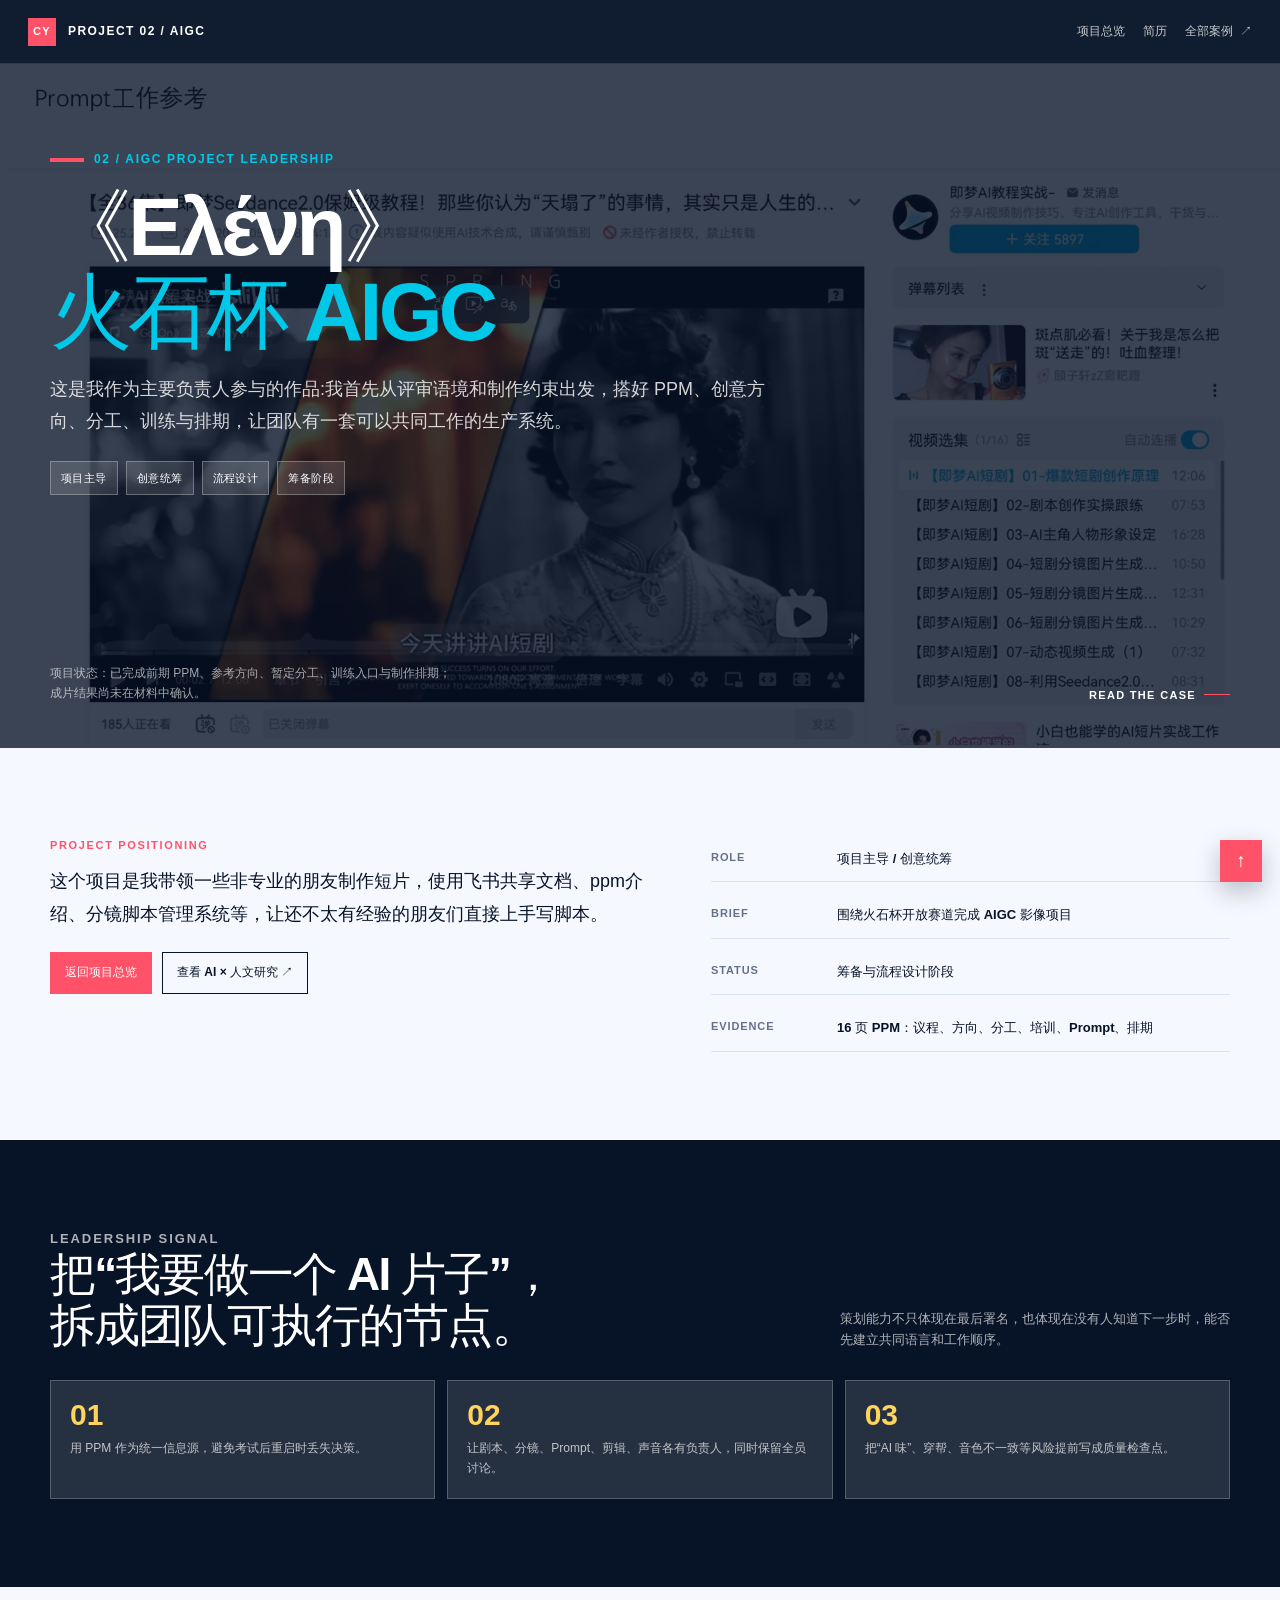
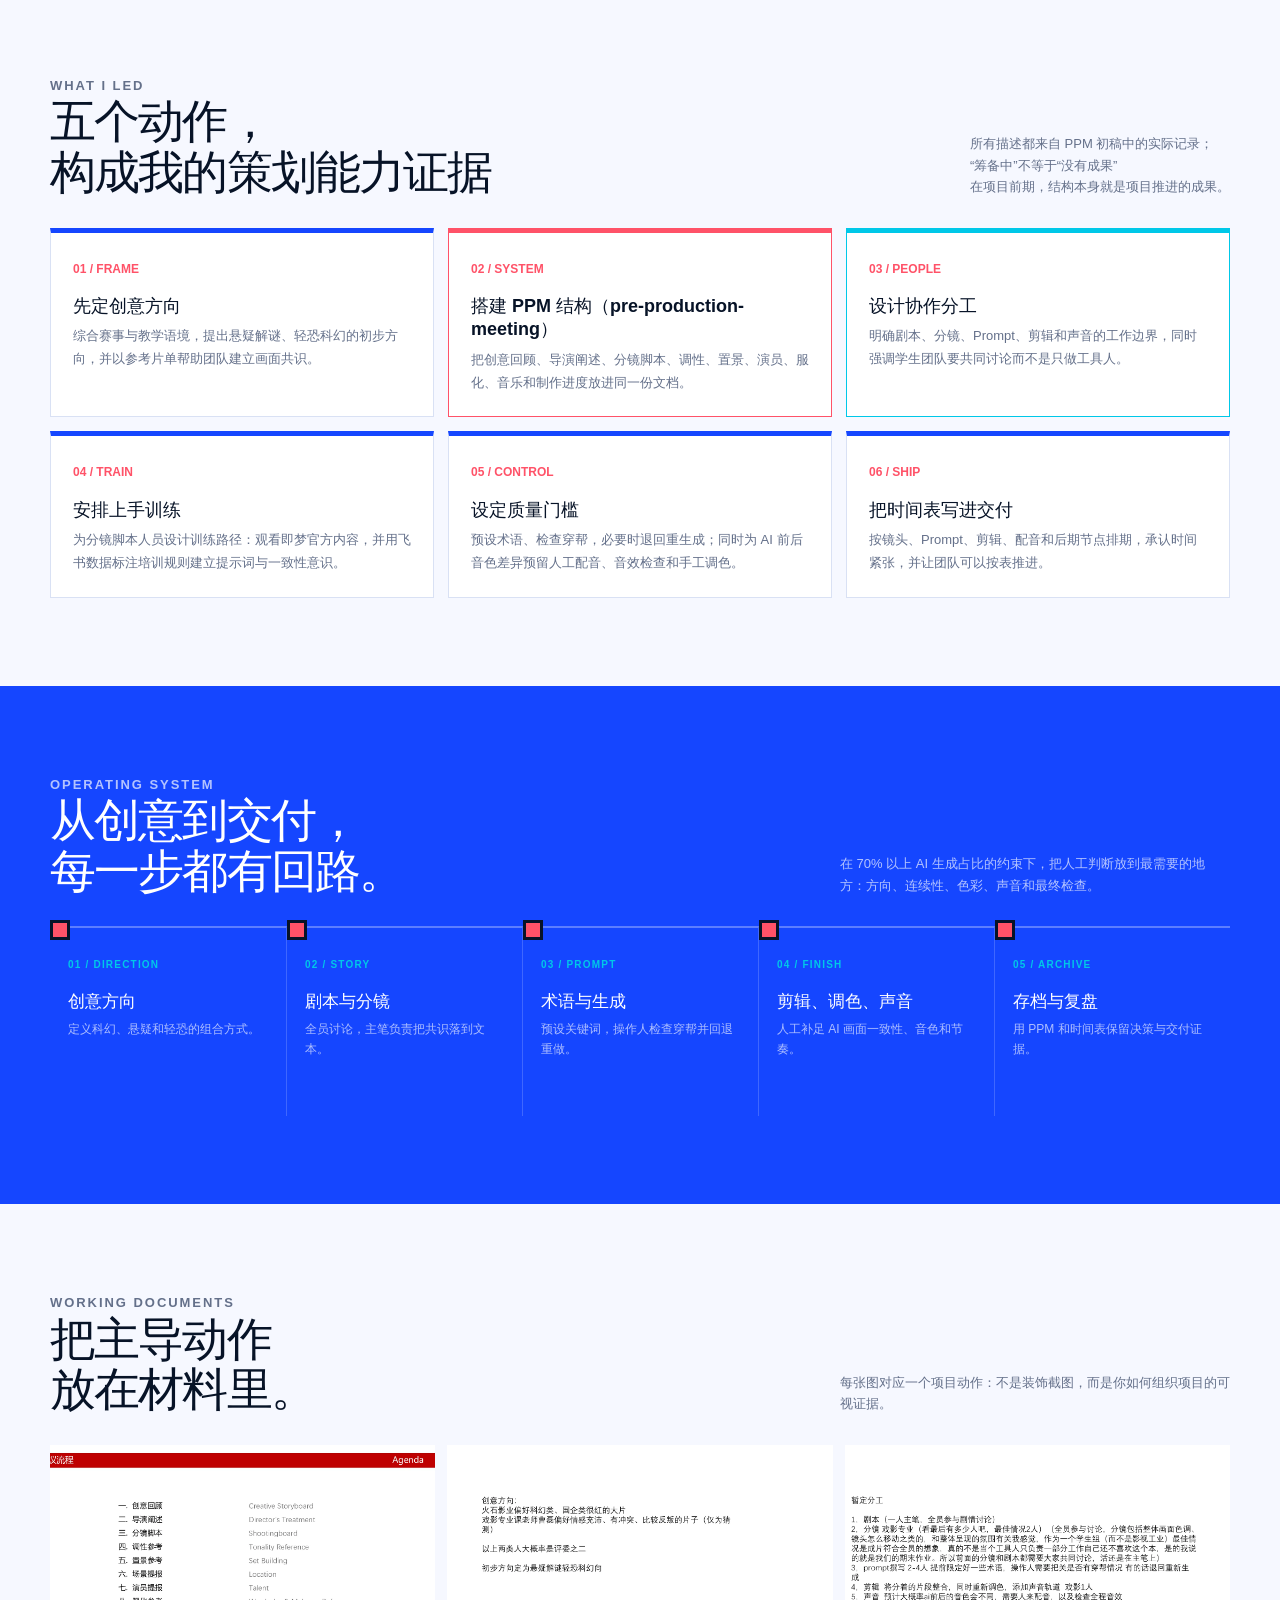
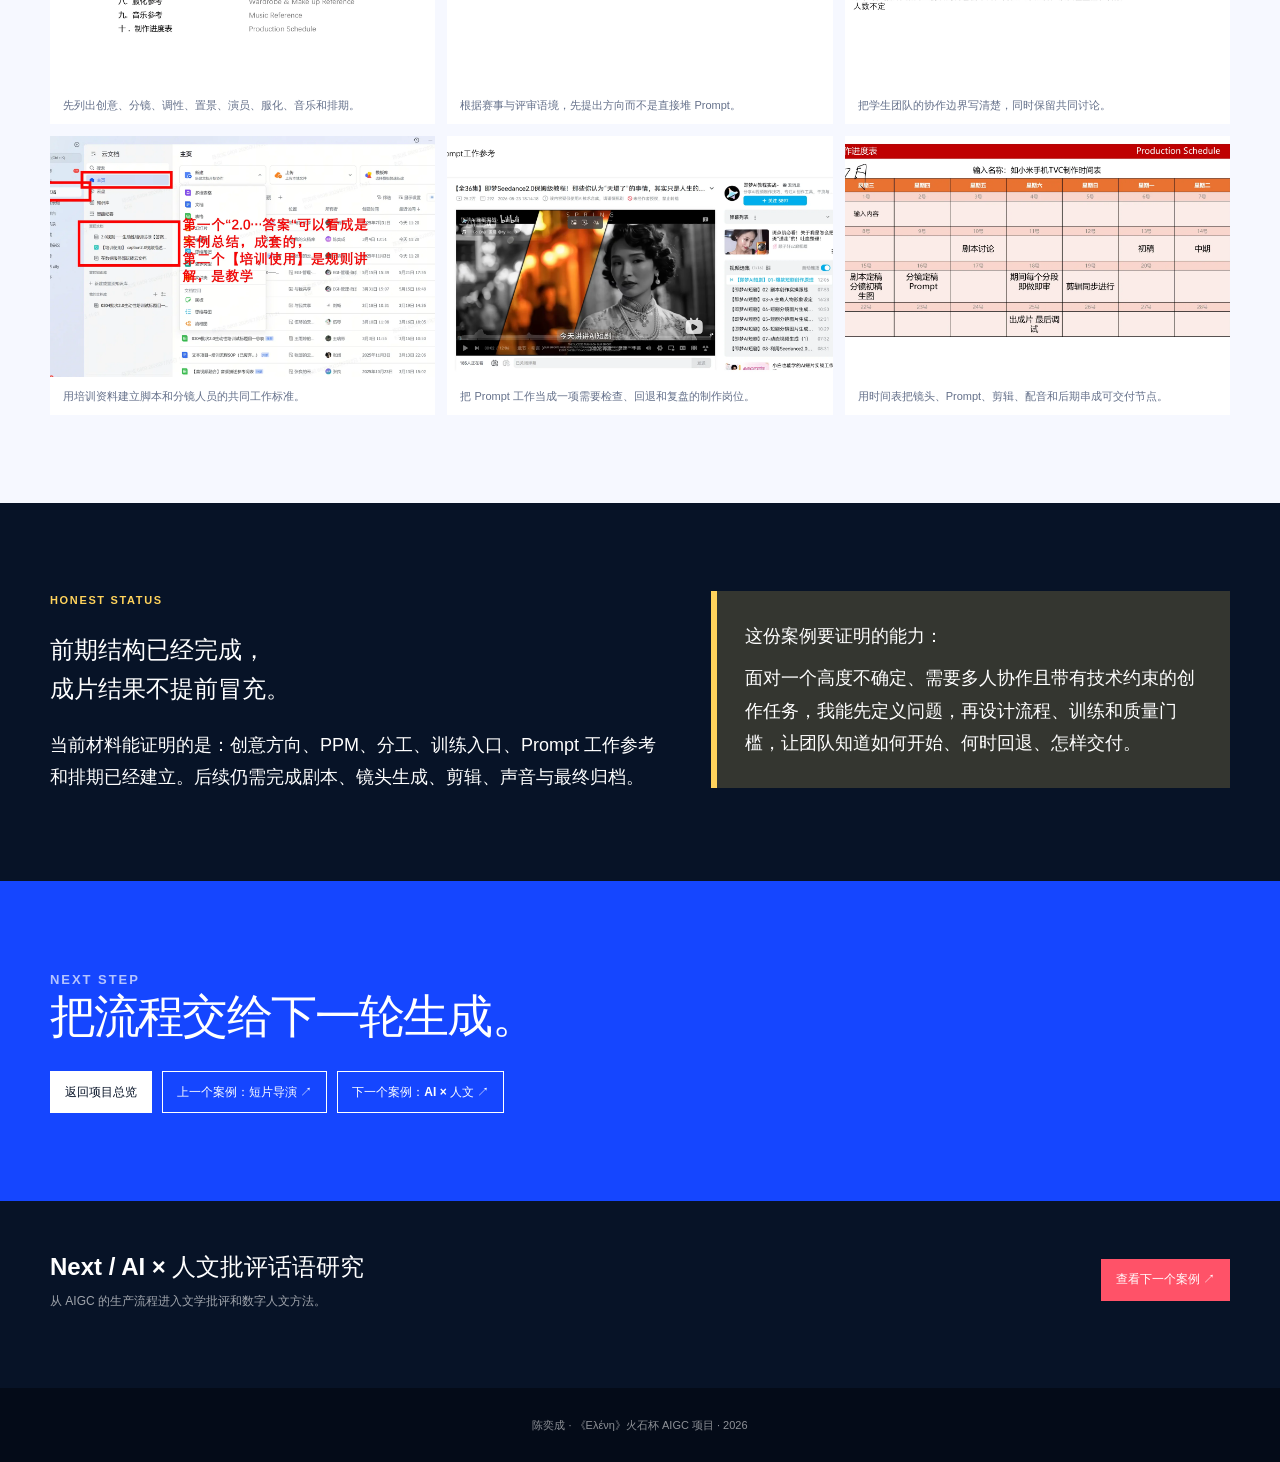
<file: projects/aigc-huoshi.html>
﻿<!doctype html>
<html lang="zh-CN">
<head>
  <meta charset="utf-8">
  <meta name="viewport" content="width=device-width, initial-scale=1">
  <meta name="description" content="《Ελένη》火石杯 AIGC 影像项目：项目主导与创意统筹案例。">
  <title>《Ελένη》· 火石杯 AIGC 项目主导案例</title>
  <link rel="stylesheet" href="assets/projects.css">
</head>
<body>
  <nav class="topbar" aria-label="项目导航">
    <a class="brand" href="index.html"><span class="brand-mark">CY</span><span>Project 02 / AIGC</span></a>
    <div class="nav-links"><a href="index.html">项目总览</a><a href="../陈奕成_个人简历.html">简历</a><a class="nav-back" href="index.html">全部案例 <span aria-hidden="true">↗</span></a></div>
  </nav>

  <header class="case-hero huoshi">
    <div class="hero-inner">
      <div class="hero-copy">
        <p class="hero-kicker">02 / AIGC project leadership</p>
        <h1>《Ελένη》<br><span>火石杯 AIGC</span></h1>
        <p class="hero-lede">这不是“参与了一部 AI 短片”。我从评审语境和制作约束出发，先搭好 PPM、创意方向、分工、训练与排期，让团队有一套可以共同工作的生产系统。</p>
        <div class="hero-meta"><span class="hero-chip">项目主导</span><span class="hero-chip">创意统筹</span><span class="hero-chip">流程设计</span><span class="hero-chip">筹备阶段</span></div>
      </div>
      <div class="hero-foot"><p class="hero-note">项目状态：已完成前期 PPM、参考方向、暂定分工、训练入口与制作排期；成片结果尚未在材料中确认。</p><a class="scroll-cue" href="#positioning">Read the case</a></div>
    </div>
  </header>

  <main>
    <section class="section-band" id="positioning">
      <div class="section-inner split">
        <div>
          <p class="eyebrow">Project positioning</p>
          <p class="lead">火石影业的科幻偏好、课程评审的情感与冲突倾向，以及 AIGC 影像的技术限制，共同决定了项目的第一步：先不急着生成画面，先把“悬疑解谜 + 轻恐科幻”的方向、生产方式和质量门槛说清楚。</p>
          <div class="link-row"><a class="button coral" href="index.html">返回项目总览</a><a class="button outline" href="aigc-humanities.html">查看 AI × 人文研究 ↗</a></div>
        </div>
        <dl class="fact-list">
          <div><dt>Role</dt><dd>项目主导 / 创意统筹</dd></div>
          <div><dt>Brief</dt><dd>围绕火石杯开放赛道完成 AIGC 影像项目</dd></div>
          <div><dt>Status</dt><dd>筹备与流程设计阶段</dd></div>
          <div><dt>Evidence</dt><dd>16 页 PPM：议程、方向、分工、培训、Prompt、排期</dd></div>
        </dl>
      </div>
    </section>

    <section class="section-band alt">
      <div class="section-inner">
        <div class="section-head"><div><p class="eyebrow">Leadership signal</p><h2>把“我要做一个 AI 片子”，<br>拆成团队可执行的节点。</h2></div><p>领导力不只体现在最后署名，也体现在没有人知道下一步时，能否先建立共同语言和工作顺序。</p></div>
        <div class="metric-grid">
          <div class="metric"><strong>01</strong><span>用 PPM 作为统一信息源，避免考试后重启时丢失决策。</span></div>
          <div class="metric"><strong>02</strong><span>让剧本、分镜、Prompt、剪辑、声音各有负责人，同时保留全员讨论。</span></div>
          <div class="metric"><strong>03</strong><span>把“AI 味”、穿帮、音色不一致等风险提前写成质量检查点。</span></div>
        </div>
      </div>
    </section>

    <section class="section-band">
      <div class="section-inner">
        <div class="section-head"><div><p class="eyebrow">What I led</p><h2>五个动作，<br>构成我的主导证据。</h2></div><p>所有描述都来自 PPM 初稿中的实际记录；“筹备中”不等于“没有成果”，前期结构本身就是项目推进的成果。</p></div>
        <div class="decision-grid">
          <article class="decision"><span class="index">01 / FRAME</span><h3>先定创意方向</h3><p>综合赛事与教学语境，提出悬疑解谜、轻恐科幻的初步方向，并以参考片单帮助团队建立画面共识。</p></article>
          <article class="decision"><span class="index">02 / SYSTEM</span><h3>搭建 PPM 结构</h3><p>把创意回顾、导演阐述、分镜脚本、调性、置景、演员、服化、音乐和制作进度放进同一份文档。</p></article>
          <article class="decision"><span class="index">03 / PEOPLE</span><h3>设计协作分工</h3><p>明确剧本、分镜、Prompt、剪辑和声音的工作边界，同时强调学生团队要共同讨论而不是只做工具人。</p></article>
          <article class="decision"><span class="index">04 / TRAIN</span><h3>安排上手训练</h3><p>为分镜脚本人员设计训练路径：观看即梦官方内容，并用飞书数据标注培训规则建立提示词与一致性意识。</p></article>
          <article class="decision"><span class="index">05 / CONTROL</span><h3>设定质量门槛</h3><p>预设术语、检查穿帮，必要时退回重生成；同时为 AI 前后音色差异预留人工配音、音效检查和手工调色。</p></article>
          <article class="decision"><span class="index">06 / SHIP</span><h3>把时间表写进交付</h3><p>按镜头、Prompt、剪辑、配音和后期节点排期，承认时间紧张，并让团队可以按表推进。</p></article>
        </div>
      </div>
    </section>

    <section class="section-band blue">
      <div class="section-inner">
        <div class="section-head"><div><p class="eyebrow">Operating system</p><h2>从创意到交付，<br>每一步都有回路。</h2></div><p>在 70% 以上 AI 生成占比的约束下，把人工判断放到最需要的地方：方向、连续性、色彩、声音和最终检查。</p></div>
        <div class="process">
          <div class="process-step"><small>01 / Direction</small><h3>创意方向</h3><p>定义科幻、悬疑和轻恐的组合方式。</p></div>
          <div class="process-step"><small>02 / Story</small><h3>剧本与分镜</h3><p>全员讨论，主笔负责把共识落到文本。</p></div>
          <div class="process-step"><small>03 / Prompt</small><h3>术语与生成</h3><p>预设关键词，操作人检查穿帮并回退重做。</p></div>
          <div class="process-step"><small>04 / Finish</small><h3>剪辑、调色、声音</h3><p>人工补足 AI 画面一致性、音色和节奏。</p></div>
          <div class="process-step"><small>05 / Archive</small><h3>存档与复盘</h3><p>用 PPM 和时间表保留决策与交付证据。</p></div>
        </div>
      </div>
    </section>

    <section class="section-band">
      <div class="section-inner">
        <div class="section-head"><div><p class="eyebrow">Working documents</p><h2>把主导动作<br>放在材料里。</h2></div><p>每张图对应一个项目动作：不是装饰截图，而是你如何组织项目的可视证据。</p></div>
        <div class="media-grid">
          <figure><img data-zoom src="assets/images/huoshi-agenda.webp" alt="火石杯 AIGC 项目的制作议程"><figcaption>先列出创意、分镜、调性、置景、演员、服化、音乐和排期。</figcaption></figure>
          <figure><img data-zoom src="assets/images/huoshi-direction.webp" alt="火石杯项目的创意方向说明"><figcaption>根据赛事与评审语境，先提出方向而不是直接堆 Prompt。</figcaption></figure>
          <figure><img data-zoom src="assets/images/huoshi-workflow.webp" alt="火石杯项目的暂定分工说明"><figcaption>把学生团队的协作边界写清楚，同时保留共同讨论。</figcaption></figure>
          <figure><img data-zoom src="assets/images/huoshi-training.webp" alt="飞书培训资料截图"><figcaption>用培训资料建立脚本和分镜人员的共同工作标准。</figcaption></figure>
          <figure><img data-zoom src="assets/images/huoshi-prompt.webp" alt="Prompt 工作参考页面"><figcaption>把 Prompt 工作当成一项需要检查、回退和复盘的制作岗位。</figcaption></figure>
          <figure><img data-zoom src="assets/images/huoshi-schedule.webp" alt="火石杯项目制作时间表"><figcaption>用时间表把镜头、Prompt、剪辑、配音和后期串成可交付节点。</figcaption></figure>
        </div>
      </div>
    </section>

    <section class="section-band alt">
      <div class="section-inner split">
        <div><p class="eyebrow">Honest status</p><h2>前期结构已经完成，<br>成片结果不提前冒充。</h2><p class="lead">当前材料能证明的是：创意方向、PPM、分工、训练入口、Prompt 工作参考和排期已经建立。后续仍需完成剧本、镜头生成、剪辑、声音与最终归档。</p></div>
        <div class="statement yellow"><h3>这份案例要证明的能力</h3><p>面对一个高度不确定、需要多人协作且带有技术约束的创作任务，我能先定义问题，再设计流程、训练和质量门槛，让团队知道如何开始、何时回退、怎样交付。</p></div>
      </div>
    </section>

    <section class="section-band blue">
      <div class="section-inner">
        <div class="section-head"><div><p class="eyebrow">Next step</p><h2>把流程交给下一轮生成。</h2></div><p>项目页保留“筹备中”状态，后续只需要补进最终剧本、成片截图和比赛结果，不用重写结构。</p></div>
        <div class="link-row"><a class="button light" href="index.html">返回项目总览</a><a class="button outline" href="canyin.html" style="color:#fff;border-color:#fff">上一个案例：短片导演 ↗</a><a class="button outline" href="aigc-humanities.html" style="color:#fff;border-color:#fff">下一个案例：AI × 人文 ↗</a></div>
      </div>
    </section>
  </main>

  <section class="next-band"><div class="next-inner"><div><h2>Next / AI × 人文批评话语研究</h2><p>从 AIGC 的生产流程进入文学批评和数字人文方法。</p></div><a class="button coral" href="aigc-humanities.html">查看下一个案例 ↗</a></div></section>
  <footer class="footer">陈奕成 · 《Ελένη》火石杯 AIGC 项目 · <span data-year>2026</span></footer>
  <button class="back-top" data-back-top type="button" aria-label="返回顶部" title="返回顶部">↑</button>
  <dialog class="lightbox"><img alt=""><div class="lightbox-bar"><span data-lightbox-caption></span><button class="lightbox-close" data-close-lightbox type="button" aria-label="关闭图片预览" title="关闭">×</button></div></dialog>
<script src="assets/editor-content.js?v=202608011453"></script>
<script src="assets/projects.js"></script>
<script src="assets/editor.js"></script>
</body>
</html>
</file>
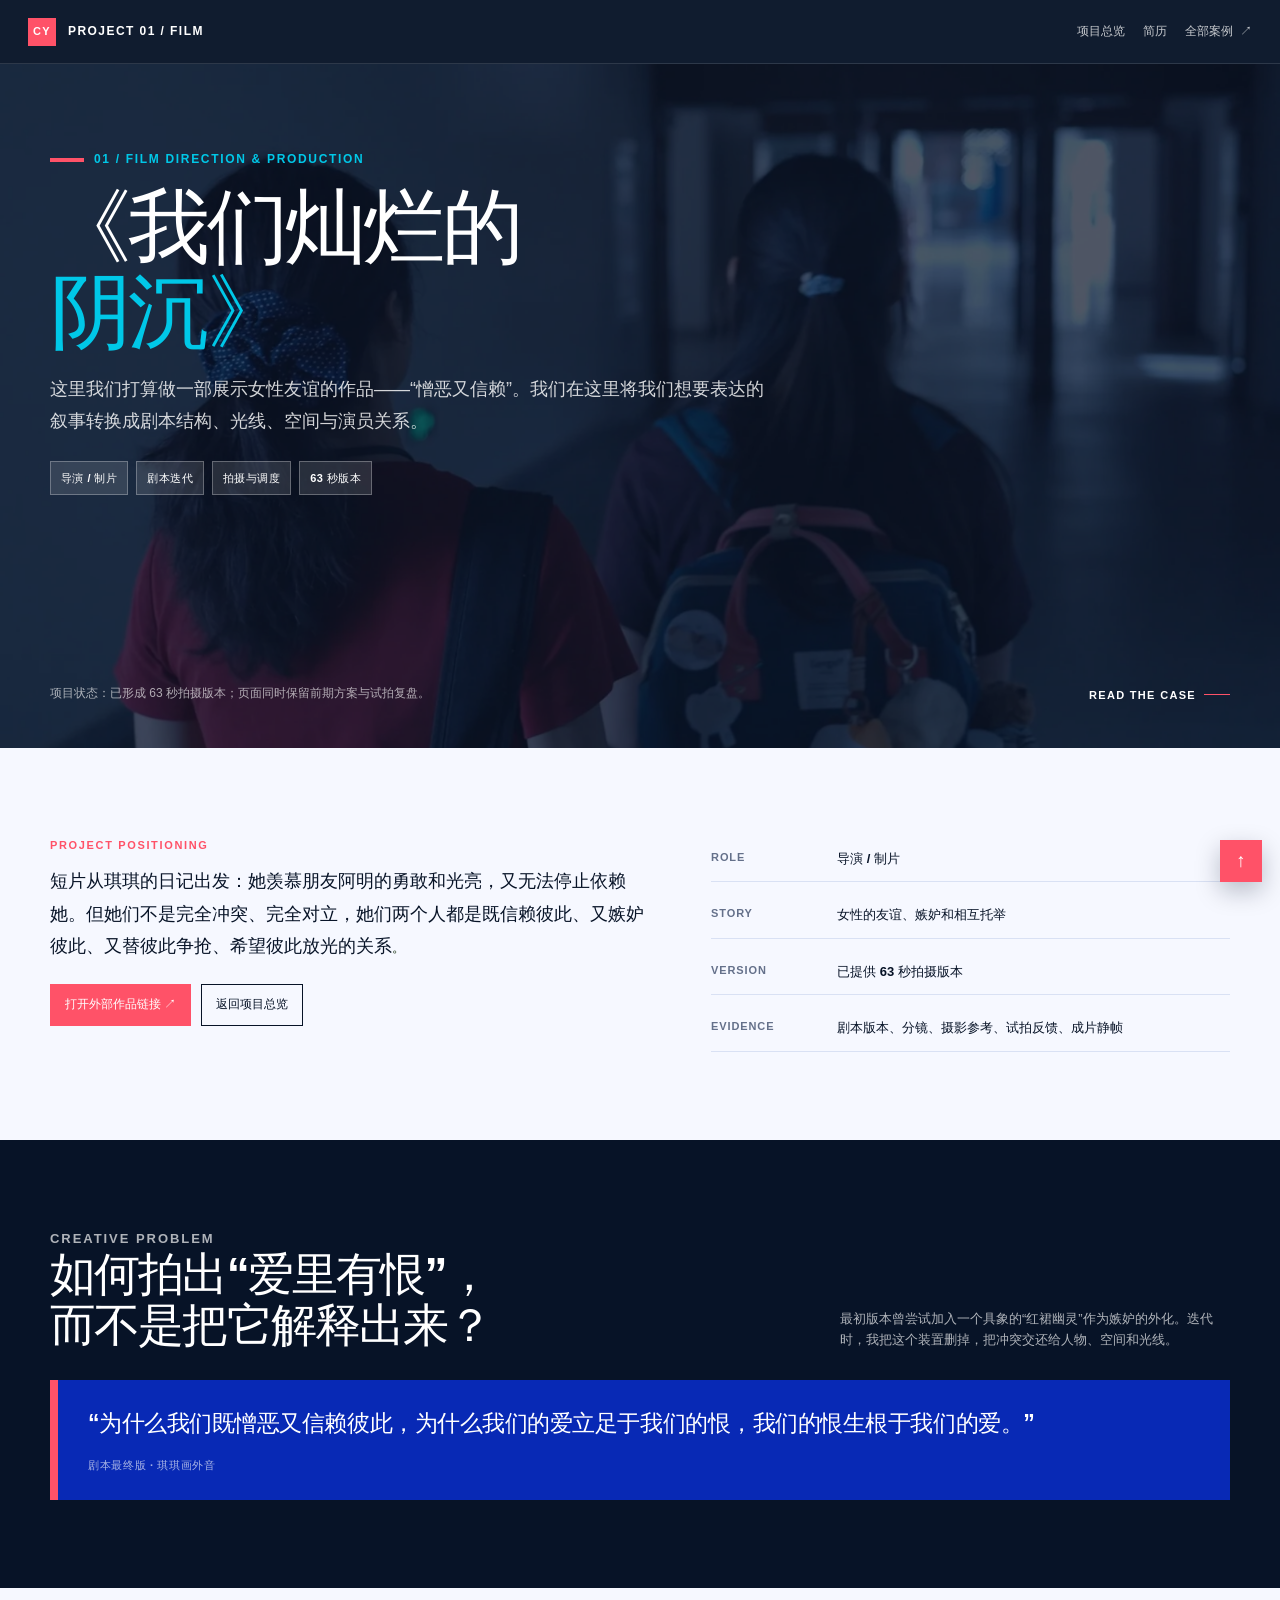
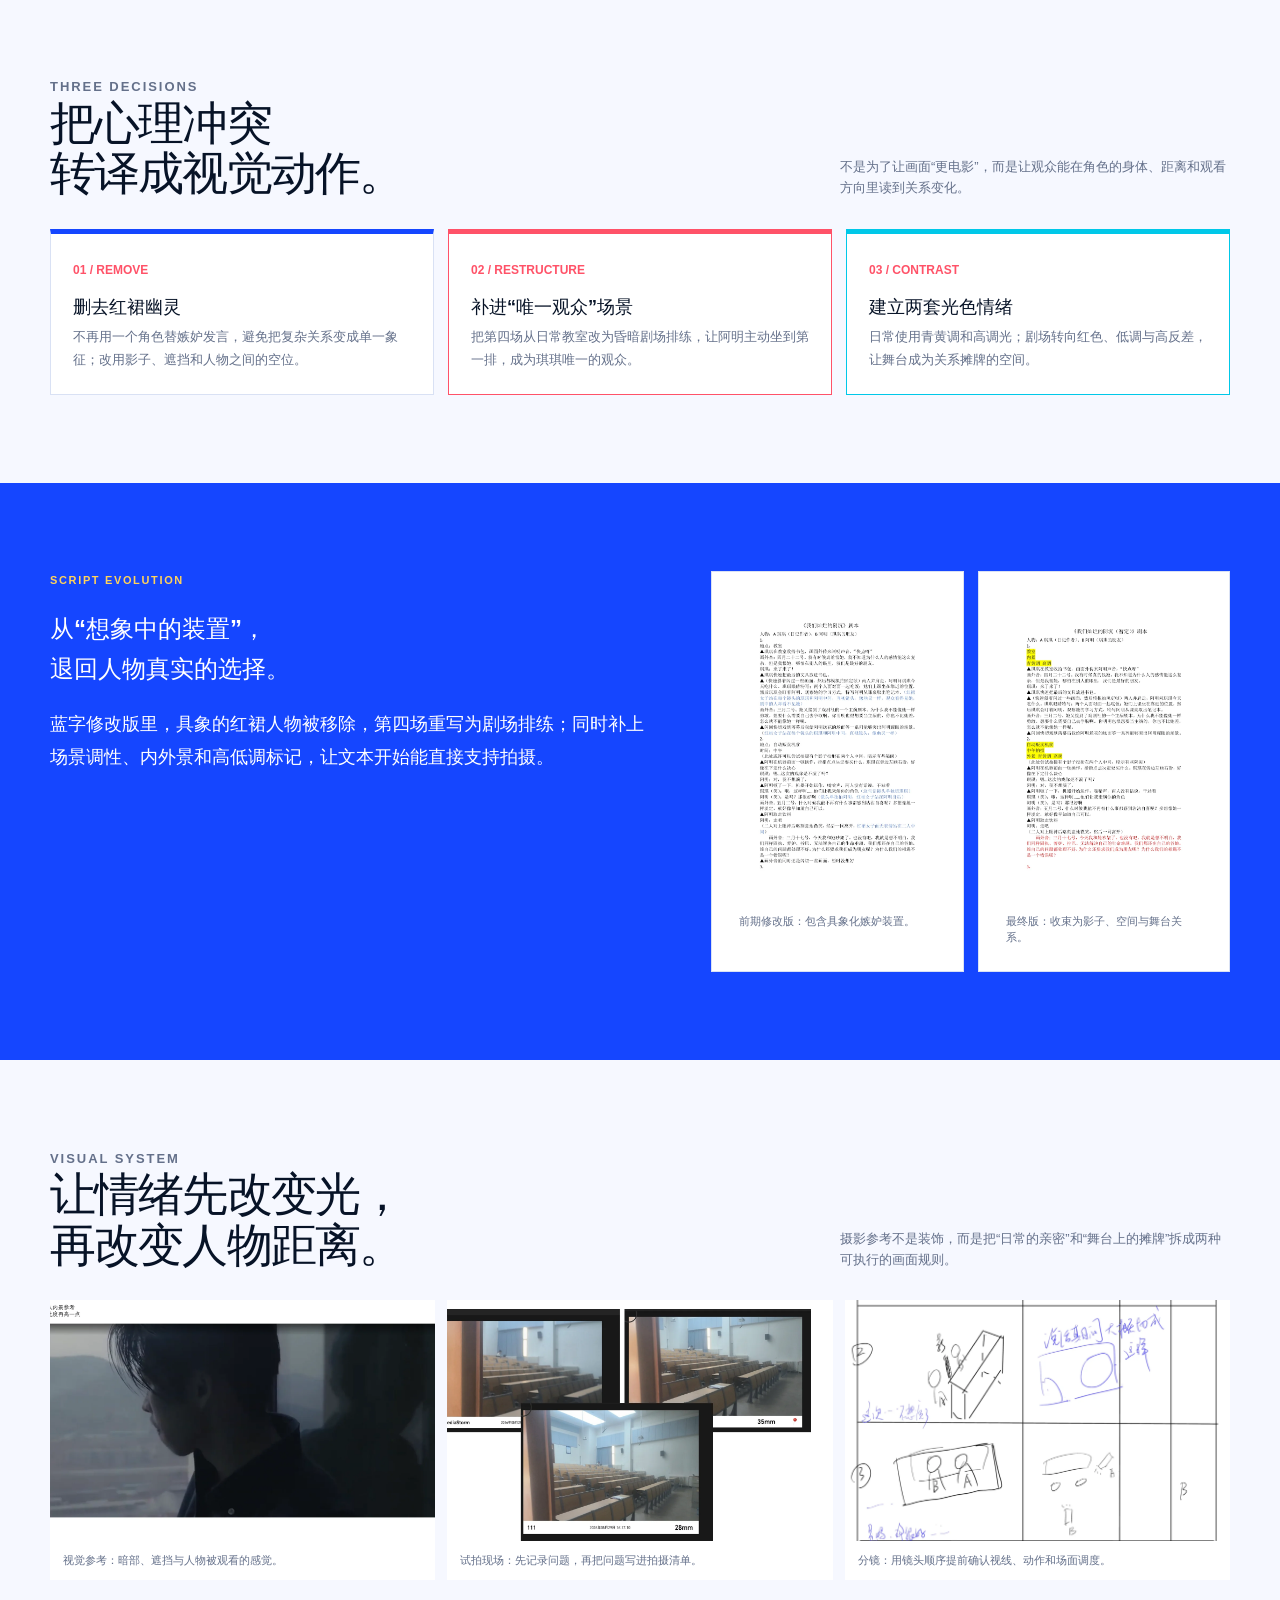
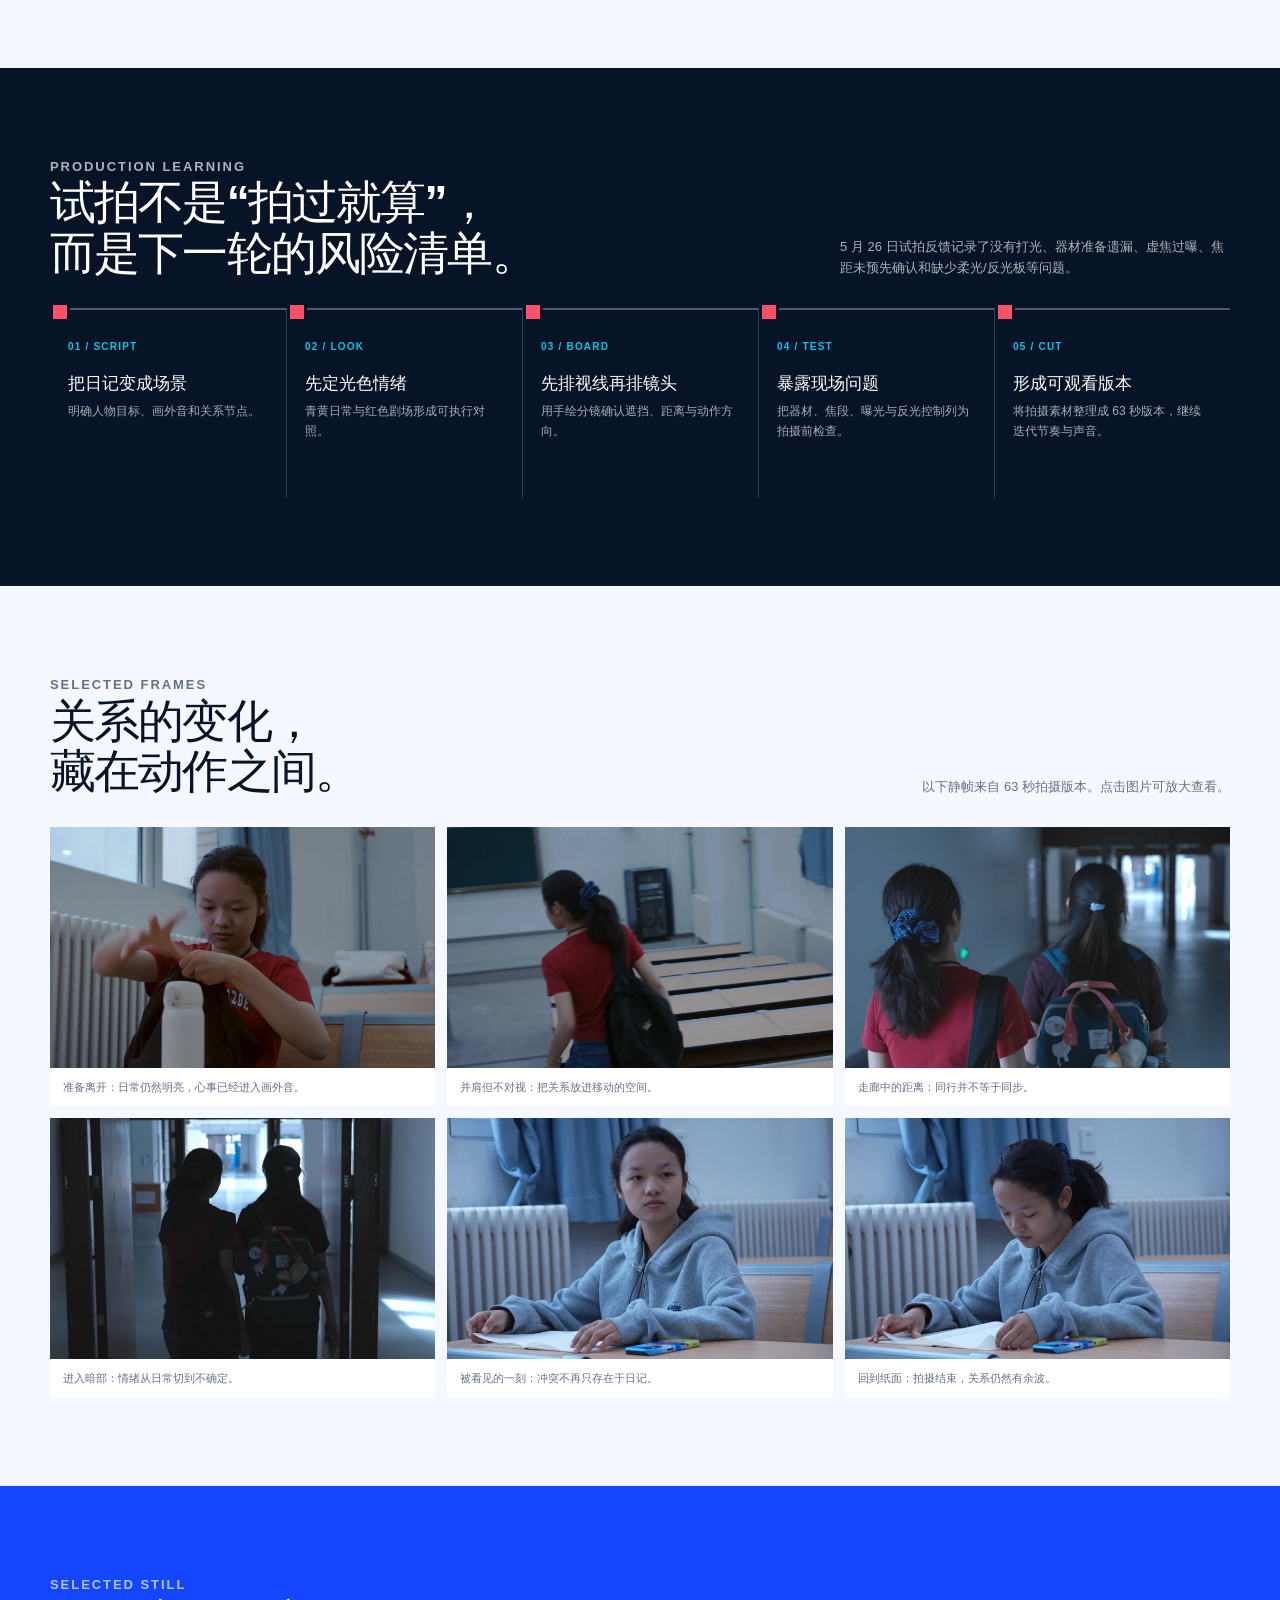
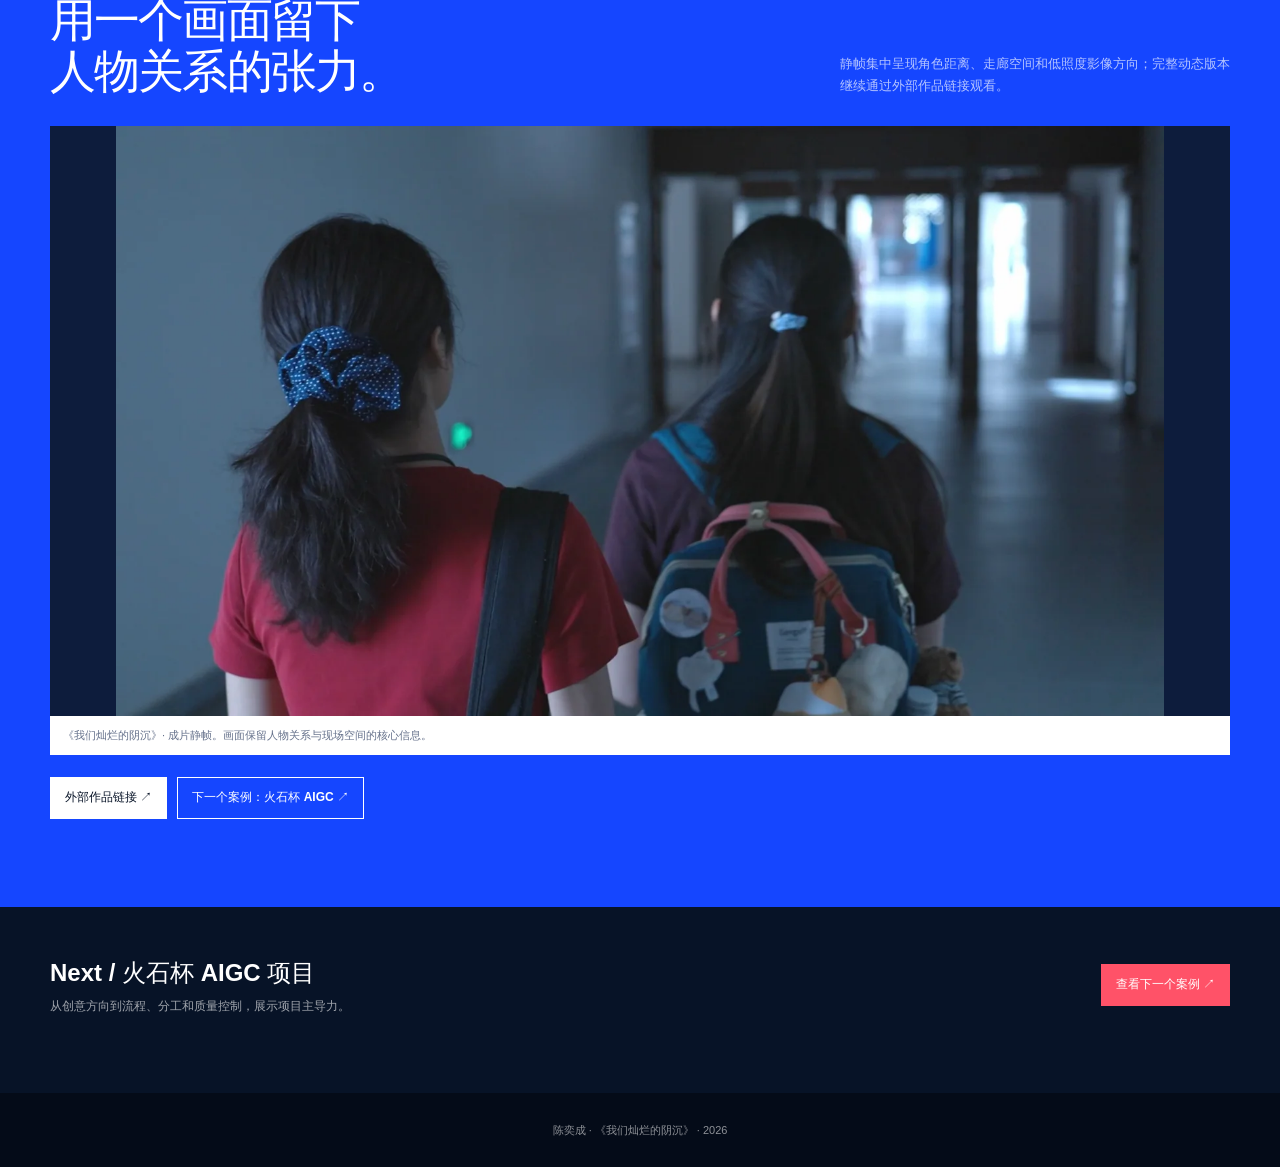
<file: projects/canyin.html>
﻿<!doctype html>
<html lang="zh-CN">
<head>
  <meta charset="utf-8">
  <meta name="viewport" content="width=device-width, initial-scale=1">
  <meta name="description" content="《我们灿烂的阴沉》短片导演与制片案例。">
  <title>《我们灿烂的阴沉》 · 导演 / 制片案例</title>
  <link rel="stylesheet" href="assets/projects.css">
</head>
<body>
  <nav class="topbar" aria-label="项目导航">
    <a class="brand" href="index.html"><span class="brand-mark">CY</span><span>Project 01 / Film</span></a>
    <div class="nav-links"><a href="index.html">项目总览</a><a href="../陈奕成_个人简历.html">简历</a><a class="nav-back" href="index.html">全部案例 <span aria-hidden="true">↗</span></a></div>
  </nav>

  <header class="case-hero canyin">
    <div class="hero-inner">
      <div class="hero-copy">
        <p class="hero-kicker">01 / Film direction & production</p>
        <h1>《我们灿烂的<br><span>阴沉》</span></h1>
        <p class="hero-lede">一部关于嫉妒、依赖和重新伸手的短片。我的工作，是把日记里说不清的矛盾，变成可以被拍出来的关系动作。</p>
        <div class="hero-meta"><span class="hero-chip">导演 / 制片</span><span class="hero-chip">剧本迭代</span><span class="hero-chip">拍摄与调度</span><span class="hero-chip">63 秒版本</span></div>
      </div>
      <div class="hero-foot"><p class="hero-note">项目状态：已形成 63 秒拍摄版本；页面同时保留前期方案与试拍复盘。</p><a class="scroll-cue" href="#positioning">Read the case</a></div>
    </div>
  </header>

  <main>
    <section class="section-band" id="positioning">
      <div class="section-inner split">
        <div>
          <p class="eyebrow">Project positioning</p>
          <p class="lead">短片从琪琪的日记出发：她羡慕朋友阿明的勇敢和光亮，又无法停止依赖她。冲突不是“朋友决裂”这么简单，而是两个人都在自己的谷地里，仍然愿意成为对方唯一的观众。</p>
          <div class="link-row"><a class="button coral" href="https://v.douyin.com/eDMENyp1hlI/" target="_blank" rel="noreferrer">打开外部作品链接 ↗</a><a class="button outline" href="index.html">返回项目总览</a></div>
        </div>
        <dl class="fact-list">
          <div><dt>Role</dt><dd>导演 / 制片</dd></div>
          <div><dt>Story</dt><dd>琪琪与阿明的友谊、嫉妒和相互托举</dd></div>
          <div><dt>Version</dt><dd>已提供 63 秒拍摄版本</dd></div>
          <div><dt>Evidence</dt><dd>剧本版本、分镜、摄影参考、试拍反馈、成片静帧</dd></div>
        </dl>
      </div>
    </section>

    <section class="section-band alt">
      <div class="section-inner">
        <div class="section-head"><div><p class="eyebrow">Creative problem</p><h2>如何拍出“爱里有恨”，<br>而不是把它解释出来？</h2></div><p>最初版本曾尝试加入一个具象的“红裙幽灵”作为嫉妒的外化。迭代时，我把这个装置删掉，把冲突交还给人物、空间和光线。</p></div>
        <blockquote class="quote">“为什么我们既憎恶又信赖彼此，为什么我们的爱立足于我们的恨，我们的恨生根于我们的爱。”<cite>剧本最终版 · 琪琪画外音</cite></blockquote>
      </div>
    </section>

    <section class="section-band">
      <div class="section-inner">
        <div class="section-head"><div><p class="eyebrow">Three decisions</p><h2>把心理冲突<br>转译成视觉动作。</h2></div><p>不是为了让画面“更电影”，而是让观众能在角色的身体、距离和观看方向里读到关系变化。</p></div>
        <div class="decision-grid">
          <article class="decision"><span class="index">01 / REMOVE</span><h3>删去红裙幽灵</h3><p>不再用一个角色替嫉妒发言，避免把复杂关系变成单一象征；改用影子、遮挡和人物之间的空位。</p></article>
          <article class="decision"><span class="index">02 / RESTRUCTURE</span><h3>补进“唯一观众”场景</h3><p>把第四场从日常教室改为昏暗剧场排练，让阿明主动坐到第一排，成为琪琪唯一的观众。</p></article>
          <article class="decision"><span class="index">03 / CONTRAST</span><h3>建立两套光色情绪</h3><p>日常使用青黄调和高调光；剧场转向红色、低调与高反差，让舞台成为关系摊牌的空间。</p></article>
        </div>
      </div>
    </section>

    <section class="section-band blue">
      <div class="section-inner split">
        <div><p class="eyebrow">Script evolution</p><h2>从“想象中的装置”，<br>退回人物真实的选择。</h2><p class="lead">蓝字修改版里，具象的红裙人物被移除，第四场重写为剧场排练；同时补上场景调性、内外景和高低调标记，让文本开始能直接支持拍摄。</p></div>
        <div class="doc-pair"><figure><img data-zoom src="assets/images/canyin-script-early.webp" alt="短片剧本蓝字修改版页面"><figcaption>前期修改版：包含具象化嫉妒装置。</figcaption></figure><figure><img data-zoom src="assets/images/canyin-script-final.webp" alt="短片剧本最终版页面"><figcaption>最终版：收束为影子、空间与舞台关系。</figcaption></figure></div>
      </div>
    </section>

    <section class="section-band">
      <div class="section-inner">
        <div class="section-head"><div><p class="eyebrow">Visual system</p><h2>让情绪先改变光，<br>再改变人物距离。</h2></div><p>摄影参考不是装饰，而是把“日常的亲密”和“舞台上的摊牌”拆成两种可执行的画面规则。</p></div>
        <div class="media-grid">
          <figure><img data-zoom src="assets/images/canyin-visual-reference.webp" alt="短片摄影参考页，展示昏暗与高反差的画面方向"><figcaption>视觉参考：暗部、遮挡与人物被观看的感觉。</figcaption></figure>
          <figure><img data-zoom src="assets/images/canyin-shooting-notes.webp" alt="试拍现场的教室和器材记录"><figcaption>试拍现场：先记录问题，再把问题写进拍摄清单。</figcaption></figure>
          <figure><img data-zoom src="assets/images/canyin-storyboard.webp" alt="短片手绘分镜页面"><figcaption>分镜：用镜头顺序提前确认视线、动作和场面调度。</figcaption></figure>
        </div>
      </div>
    </section>

    <section class="section-band alt">
      <div class="section-inner">
        <div class="section-head"><div><p class="eyebrow">Production learning</p><h2>试拍不是“拍过就算”，<br>而是下一轮的风险清单。</h2></div><p>5 月 26 日试拍反馈记录了没有打光、器材准备遗漏、虚焦过曝、焦距未预先确认和缺少柔光/反光板等问题。</p></div>
        <div class="process">
          <div class="process-step"><small>01 / Script</small><h3>把日记变成场景</h3><p>明确人物目标、画外音和关系节点。</p></div>
          <div class="process-step"><small>02 / Look</small><h3>先定光色情绪</h3><p>青黄日常与红色剧场形成可执行对照。</p></div>
          <div class="process-step"><small>03 / Board</small><h3>先排视线再排镜头</h3><p>用手绘分镜确认遮挡、距离与动作方向。</p></div>
          <div class="process-step"><small>04 / Test</small><h3>暴露现场问题</h3><p>把器材、焦段、曝光与反光控制列为拍摄前检查。</p></div>
          <div class="process-step"><small>05 / Cut</small><h3>形成可观看版本</h3><p>将拍摄素材整理成 63 秒版本，继续迭代节奏与声音。</p></div>
        </div>
      </div>
    </section>

    <section class="section-band">
      <div class="section-inner">
        <div class="section-head"><div><p class="eyebrow">Selected frames</p><h2>关系的变化，<br>藏在动作之间。</h2></div><p>以下静帧来自 63 秒拍摄版本。点击图片可放大查看。</p></div>
        <div class="media-grid">
          <figure><img data-zoom src="assets/images/canyin-film-15.webp" alt="角色在教室里整理衣物的画面"><figcaption>准备离开：日常仍然明亮，心事已经进入画外音。</figcaption></figure>
          <figure><img data-zoom src="assets/images/canyin-film-25.webp" alt="角色走过教室的背影"><figcaption>并肩但不对视：把关系放进移动的空间。</figcaption></figure>
          <figure><img data-zoom src="assets/images/canyin-film-35.webp" alt="两位角色在走廊里的背影"><figcaption>走廊中的距离：同行并不等于同步。</figcaption></figure>
          <figure><img data-zoom src="assets/images/canyin-film-45.webp" alt="两位角色走进昏暗走廊的画面"><figcaption>进入暗部：情绪从日常切到不确定。</figcaption></figure>
          <figure><img data-zoom src="assets/images/canyin-film-55.webp" alt="角色回头看向镜头的画面"><figcaption>被看见的一刻：冲突不再只存在于日记。</figcaption></figure>
          <figure><img data-zoom src="assets/images/canyin-film-62.webp" alt="角色低头翻阅本子的画面"><figcaption>回到纸面：拍摄结束，关系仍然有余波。</figcaption></figure>
        </div>
      </div>
    </section>

    <section class="section-band blue">
      <div class="section-inner">
        <div class="section-head"><div><p class="eyebrow">Selected still</p><h2>用一个画面留下<br>人物关系的张力。</h2></div><p>静帧集中呈现角色距离、走廊空间和低照度影像方向；完整动态版本继续通过外部作品链接观看。</p></div>
        <figure class="wide-figure"><img src="assets/images/canyin-film-35.webp" alt="《我们灿烂的阴沉》成片静帧" data-zoom><figcaption>《我们灿烂的阴沉》· 成片静帧。画面保留人物关系与现场空间的核心信息。</figcaption></figure>
        <div class="link-row"><a class="button light" href="https://v.douyin.com/eDMENyp1hlI/" target="_blank" rel="noreferrer">外部作品链接 ↗</a><a class="button outline" href="aigc-huoshi.html" style="color:#fff;border-color:#fff">下一个案例：火石杯 AIGC ↗</a></div>
      </div>
    </section>
  </main>

  <section class="next-band"><div class="next-inner"><div><h2>Next / 火石杯 AIGC 项目</h2><p>从创意方向到流程、分工和质量控制，展示项目主导力。</p></div><a class="button coral" href="aigc-huoshi.html">查看下一个案例 ↗</a></div></section>
  <footer class="footer">陈奕成 · 《我们灿烂的阴沉》 · <span data-year>2026</span></footer>
  <button class="back-top" data-back-top type="button" aria-label="返回顶部" title="返回顶部">↑</button>
  <dialog class="lightbox"><img alt=""><div class="lightbox-bar"><span data-lightbox-caption></span><button class="lightbox-close" data-close-lightbox type="button" aria-label="关闭图片预览" title="关闭">×</button></div></dialog>
<script src="assets/editor-content.js?v=202608011453"></script>
<script src="assets/projects.js"></script>
<script src="assets/editor.js"></script>
</body>
</html>
</file>
<file: projects/assets/projects.css>
:root {
  --ink: #071327;
  --ink-soft: #253453;
  --muted: #64708a;
  --paper: #f6f8ff;
  --white: #ffffff;
  --line: #d9e1f4;
  --klein: #1546ff;
  --klein-deep: #0829b5;
  --klein-wash: rgba(21, 70, 255, .10);
  --cyan: #00c8e8;
  --coral: #ff5268;
  --yellow: #ffd35c;
  --violet: #7657df;
  --shadow: 0 20px 60px rgba(11, 30, 80, .13);
  --max: 1180px;
  font-family: "Aptos", "Noto Sans SC", "Microsoft YaHei", sans-serif;
  color: var(--ink);
  background: var(--paper);
  font-synthesis: none;
}

* { box-sizing: border-box; }
html { scroll-behavior: smooth; }
body { margin: 0; background: var(--paper); color: var(--ink); line-height: 1.65; }
body::selection { color: #fff; background: var(--klein); }
a { color: inherit; text-decoration: none; }
img, video { display: block; max-width: 100%; }
button { font: inherit; }

.topbar {
  position: sticky;
  z-index: 20;
  top: 0;
  display: flex;
  align-items: center;
  justify-content: space-between;
  min-height: 64px;
  padding: 0 28px;
  color: #fff;
  background: rgba(7, 19, 39, .96);
  border-bottom: 1px solid rgba(255, 255, 255, .12);
}
.brand { display: inline-flex; gap: 12px; align-items: center; font-size: 12px; font-weight: 900; letter-spacing: .12em; text-transform: uppercase; }
.brand-mark { display: grid; place-items: center; width: 28px; height: 28px; color: #fff; background: var(--coral); font-size: 11px; font-weight: 950; }
.nav-links { display: flex; gap: 18px; align-items: center; font-size: 12px; font-weight: 800; }
.nav-links a { opacity: .76; transition: opacity .2s ease, color .2s ease; }
.nav-links a:hover, .nav-links a[aria-current="page"] { color: var(--cyan); opacity: 1; }
.nav-back { display: inline-flex; align-items: center; gap: 7px; color: #fff; }

.hub-hero, .case-hero {
  position: relative;
  isolation: isolate;
  overflow: hidden;
  min-height: 76vh;
  color: #fff;
  background-color: #071327;
  background-position: center;
  background-size: cover;
}
.hub-hero { background-image: url("images/canyin-film-35.webp"); }
.case-hero.canyin { background-image: url("images/canyin-film-35.webp"); }
.case-hero.huoshi { background-image: url("images/huoshi-prompt.webp"); }
.case-hero.humanities { background-image: url("images/humanities-cover.webp"); }
.hub-hero::before, .case-hero::before { position: absolute; z-index: -1; inset: 0; content: ""; background: rgba(5, 15, 36, .70); }
.case-hero.huoshi::before { background: rgba(7, 19, 39, .79); }
.case-hero.humanities::before { background: rgba(21, 41, 126, .76); }
.hero-inner { display: flex; flex-direction: column; justify-content: space-between; width: min(var(--max), calc(100% - 56px)); min-height: 76vh; margin: 0 auto; padding: 86px 0 44px; }
.hero-kicker { display: flex; align-items: center; gap: 10px; margin: 0; color: var(--cyan); font-size: 12px; font-weight: 900; letter-spacing: .14em; text-transform: uppercase; }
.hero-kicker::before { width: 34px; height: 4px; content: ""; background: var(--coral); }
.hero-copy { max-width: 820px; }
.hero-copy h1 { max-width: 900px; margin: 14px 0 20px; font-size: clamp(42px, 7vw, 82px); font-weight: 950; letter-spacing: -.045em; line-height: 1.04; }
.hero-copy h1 span { color: var(--cyan); }
.hub-hero .hero-copy h1 { max-width: 720px; }
.hero-lede { max-width: 720px; margin: 0; color: rgba(255, 255, 255, .82); font-size: 18px; line-height: 1.75; }
.hero-meta { display: flex; flex-wrap: wrap; gap: 8px; margin-top: 24px; }
.hero-chip { padding: 7px 10px; border: 1px solid rgba(255, 255, 255, .28); background: rgba(255, 255, 255, .12); color: #fff; font-size: 11px; font-weight: 850; letter-spacing: .04em; }
.hero-foot { display: flex; align-items: end; justify-content: space-between; gap: 24px; }
.hero-note { max-width: 410px; margin: 0; color: rgba(255, 255, 255, .64); font-size: 12px; }
.scroll-cue { display: inline-flex; align-items: center; gap: 8px; color: #fff; font-size: 11px; font-weight: 900; letter-spacing: .12em; text-transform: uppercase; }
.scroll-cue::after { width: 26px; height: 1px; content: ""; background: var(--coral); }

.section-band { padding: 88px 0; background: var(--paper); }
.section-band.alt { color: #fff; background: var(--ink); }
.section-band.blue { background: var(--klein); color: #fff; }
.section-inner { width: min(var(--max), calc(100% - 56px)); margin: 0 auto; }
.section-head { display: flex; align-items: end; justify-content: space-between; gap: 24px; margin-bottom: 30px; }
.section-head h2 { max-width: 680px; margin: 0; font-size: clamp(28px, 4vw, 46px); font-weight: 950; letter-spacing: -.04em; line-height: 1.1; }
.section-head p { max-width: 390px; margin: 0; color: var(--muted); font-size: 13px; }
.alt .section-head p, .blue .section-head p { color: rgba(255, 255, 255, .68); }
.eyebrow { margin: 0 0 11px; color: var(--coral); font-size: 11px; font-weight: 950; letter-spacing: .15em; text-transform: uppercase; }
.blue .eyebrow, .alt .eyebrow { color: var(--yellow); }
.lead { max-width: 780px; margin: 0; font-size: 18px; line-height: 1.8; }
.small { color: var(--muted); font-size: 12px; }
.alt .small { color: rgba(255, 255, 255, .66); }

.project-grid { display: grid; grid-template-columns: repeat(3, minmax(0, 1fr)); gap: 16px; }
.project-card { position: relative; overflow: hidden; display: flex; flex-direction: column; min-height: 410px; color: #fff; background: var(--ink); border: 1px solid rgba(255, 255, 255, .13); }
.project-card::after { position: absolute; inset: 0; content: ""; pointer-events: none; border: 5px solid transparent; }
.project-card:hover::after { border-color: var(--cyan); }
.project-card-media { position: relative; height: 190px; overflow: hidden; }
.project-card-media img { width: 100%; height: 100%; object-fit: cover; transition: transform .35s ease; }
.project-card:hover .project-card-media img { transform: scale(1.04); }
.project-card-media::after { position: absolute; inset: 0; content: ""; background: rgba(4, 12, 30, .30); pointer-events: none; }
.project-card-body { display: flex; flex: 1; flex-direction: column; padding: 22px; border-top: 4px solid var(--coral); }
.project-card:nth-child(2) .project-card-body { border-color: var(--yellow); }
.project-card:nth-child(3) .project-card-body { border-color: var(--cyan); }
.project-number { margin: 0 0 16px; color: var(--cyan); font-size: 11px; font-weight: 900; letter-spacing: .12em; }
.project-card h3 { margin: 0; font-size: 25px; font-weight: 950; letter-spacing: -.03em; line-height: 1.2; }
.project-card p { margin: 12px 0 0; color: rgba(255, 255, 255, .68); font-size: 13px; line-height: 1.7; }
.project-card-link { display: inline-flex; align-items: center; justify-content: space-between; margin-top: auto; padding-top: 20px; color: #fff; font-size: 12px; font-weight: 900; }
.project-card-link span { color: var(--cyan); font-size: 18px; }

.feature-strip { display: grid; grid-template-columns: repeat(4, minmax(0, 1fr)); gap: 1px; margin-top: 30px; background: var(--line); border: 1px solid var(--line); }
.feature-strip > div { min-height: 124px; padding: 20px; background: var(--white); }
.feature-strip strong { display: block; margin-top: 10px; font-size: 23px; font-weight: 950; letter-spacing: -.03em; }
.feature-strip span { color: var(--muted); font-size: 11px; }

.split { display: grid; grid-template-columns: minmax(0, 1.08fr) minmax(280px, .92fr); gap: 52px; align-items: start; }
.split.reverse { grid-template-columns: minmax(280px, .92fr) minmax(0, 1.08fr); }
.statement { padding: 28px; color: var(--ink); background: rgba(21, 70, 255, .11); border-left: 6px solid var(--klein); }
.statement.coral { border-color: var(--coral); background: rgba(255, 82, 104, .11); }
.statement.yellow { border-color: var(--yellow); background: rgba(255, 211, 92, .18); }
.statement h3 { margin: 0 0 10px; font-size: 20px; font-weight: 950; }
.statement p { margin: 0; color: var(--ink-soft); font-size: 14px; line-height: 1.8; }
.fact-list { display: grid; gap: 10px; margin: 0; }
.fact-list div { display: grid; grid-template-columns: 110px 1fr; gap: 16px; padding: 12px 0; border-bottom: 1px solid var(--line); }
.fact-list dt { color: var(--muted); font-size: 11px; font-weight: 900; letter-spacing: .08em; text-transform: uppercase; }
.fact-list dd { margin: 0; font-size: 13px; font-weight: 750; }
.alt .fact-list div { border-color: rgba(255, 255, 255, .16); }
.alt .fact-list dt { color: rgba(255, 255, 255, .55); }

.decision-grid { display: grid; grid-template-columns: repeat(3, minmax(0, 1fr)); gap: 14px; }
.decision { padding: 22px; background: var(--white); border: 1px solid var(--line); border-top: 5px solid var(--klein); }
.decision:nth-child(2) { border-color: var(--coral); }
.decision:nth-child(3) { border-color: var(--cyan); }
.decision .index { color: var(--coral); font-size: 12px; font-weight: 950; }
.decision h3 { margin: 14px 0 7px; font-size: 18px; font-weight: 950; line-height: 1.3; }
.decision p { margin: 0; color: var(--muted); font-size: 13px; line-height: 1.75; }
.blue .decision { color: var(--ink); }

.process { display: grid; grid-template-columns: repeat(5, minmax(0, 1fr)); gap: 0; counter-reset: step; }
.process-step { position: relative; min-height: 190px; padding: 22px 18px 12px; border-top: 2px solid rgba(255, 255, 255, .30); }
.process-step::before { position: absolute; top: -8px; left: 0; width: 14px; height: 14px; content: ""; background: var(--coral); border: 3px solid var(--ink); }
.process-step + .process-step { border-left: 1px solid rgba(255, 255, 255, .18); }
.process-step small { color: var(--cyan); font-size: 10px; font-weight: 900; letter-spacing: .12em; text-transform: uppercase; }
.process-step h3 { margin: 14px 0 7px; font-size: 17px; line-height: 1.25; }
.process-step p { margin: 0; color: rgba(255, 255, 255, .65); font-size: 12px; line-height: 1.7; }

.media-grid { display: grid; grid-template-columns: repeat(3, minmax(0, 1fr)); gap: 12px; }
.media-grid figure, .wide-figure { margin: 0; }
.media-grid figure { overflow: hidden; background: var(--ink); }
.media-grid img { width: 100%; aspect-ratio: 16 / 10; object-fit: cover; cursor: zoom-in; }
figcaption { padding: 11px 13px; color: var(--muted); background: var(--white); font-size: 11px; line-height: 1.5; }
.alt figcaption { color: rgba(255, 255, 255, .68); background: #102044; }
.wide-figure { overflow: hidden; background: #0d1c3c; }
.wide-figure img { width: 100%; max-height: 590px; object-fit: contain; cursor: zoom-in; }
.doc-pair { display: grid; grid-template-columns: repeat(2, minmax(0, 1fr)); gap: 14px; }
.doc-pair figure { margin: 0; padding: 14px; background: #fff; border: 1px solid var(--line); }
.doc-pair img { width: 100%; aspect-ratio: 1 / 1.42; object-fit: contain; cursor: zoom-in; }

.quote { margin: 0; padding: 26px 30px; color: #fff; background: var(--klein-deep); border-left: 8px solid var(--coral); font-size: 23px; font-weight: 850; letter-spacing: -.02em; line-height: 1.55; }
.quote cite { display: block; margin-top: 15px; color: rgba(255, 255, 255, .64); font-size: 11px; font-style: normal; font-weight: 700; letter-spacing: .06em; }
.metric-grid { display: grid; grid-template-columns: repeat(3, minmax(0, 1fr)); gap: 12px; }
.metric { padding: 19px; background: rgba(255, 255, 255, .12); border: 1px solid rgba(255, 255, 255, .22); }
.metric strong { display: block; color: var(--yellow); font-size: 30px; font-weight: 950; line-height: 1; }
.metric span { display: block; margin-top: 9px; color: rgba(255, 255, 255, .72); font-size: 12px; }

.link-row { display: flex; flex-wrap: wrap; gap: 10px; margin-top: 22px; }
.button { display: inline-flex; align-items: center; gap: 8px; min-height: 42px; padding: 0 14px; color: #fff; background: var(--klein); border: 1px solid var(--klein); font-size: 12px; font-weight: 900; transition: transform .2s ease, background .2s ease; }
.button:hover { transform: translateY(-2px); background: var(--klein-deep); }
.button.outline { color: var(--ink); background: transparent; border-color: var(--ink); }
.button.outline:hover { color: #fff; background: var(--ink); }
.button.coral { background: var(--coral); border-color: var(--coral); }
.button.coral:hover { background: #e13e56; }
.button.light { color: var(--ink); background: #fff; border-color: #fff; }
.button.light:hover { background: var(--yellow); border-color: var(--yellow); }

.next-band { padding: 46px 0 76px; background: var(--ink); color: #fff; }
.next-inner { display: flex; align-items: center; justify-content: space-between; gap: 24px; width: min(var(--max), calc(100% - 56px)); margin: 0 auto; }
.next-inner h2 { margin: 0; font-size: 24px; font-weight: 950; }
.next-inner p { margin: 5px 0 0; color: rgba(255, 255, 255, .62); font-size: 12px; }
.footer { padding: 28px; color: rgba(255, 255, 255, .55); background: #040b18; font-size: 11px; text-align: center; }
.back-top { position: fixed; right: 18px; bottom: 18px; z-index: 15; display: grid; place-items: center; width: 42px; height: 42px; color: #fff; background: var(--coral); border: 0; cursor: pointer; font-size: 19px; box-shadow: 0 9px 24px rgba(5, 15, 36, .25); }

dialog.lightbox { width: min(1000px, calc(100% - 28px)); padding: 0; color: #fff; background: #061126; border: 1px solid rgba(255, 255, 255, .24); box-shadow: var(--shadow); }
dialog.lightbox::backdrop { background: rgba(0, 0, 0, .82); }
.lightbox img { width: 100%; max-height: 78vh; object-fit: contain; }
.lightbox-bar { display: flex; align-items: center; justify-content: space-between; gap: 14px; padding: 12px 16px; font-size: 12px; }
.lightbox-close { width: 34px; height: 34px; color: #fff; background: transparent; border: 1px solid rgba(255, 255, 255, .4); cursor: pointer; }

.editor-toolbar { position: fixed; z-index: 40; left: 18px; bottom: 18px; display: flex; align-items: center; gap: 7px; max-width: calc(100% - 88px); padding: 7px; color: #fff; background: rgba(7, 19, 39, .96); border: 1px solid rgba(255, 255, 255, .18); box-shadow: 0 12px 36px rgba(5, 15, 36, .28); }
.editor-toolbar button, .editor-image-replace { min-height: 34px; padding: 0 11px; display: inline-flex; align-items: center; color: #fff; background: var(--klein); border: 0; cursor: pointer; font-size: 11px; font-weight: 900; }
.editor-toolbar button:hover, .editor-image-replace:hover, .editor-image-replace[data-ready="true"] { background: var(--coral); }
.editor-toolbar button:disabled { cursor: wait; opacity: .55; }
.editor-image-replace[aria-disabled="true"] { cursor: not-allowed; opacity: .5; background: rgba(255, 255, 255, .16); }
.editor-status { max-width: 310px; padding: 0 6px; color: rgba(255, 255, 255, .68); font-size: 10px; }
.editor-status[data-kind="success"] { color: #71f2c5; }
.editor-status[data-kind="error"] { color: #ff9aab; }
.editor-active [data-editor-text-key] { outline: 2px dashed rgba(0, 200, 232, .72); outline-offset: 4px; cursor: text; }
.editor-active [data-editor-text-key]:focus { outline: 3px solid var(--coral); background: rgba(255, 255, 255, .12); }
.editor-active main img { cursor: pointer !important; outline: 3px dashed var(--yellow); outline-offset: -5px; }
.editor-active main img.editor-image-selected { outline: 4px solid var(--coral); outline-offset: -4px; filter: saturate(1.08) contrast(1.04); }
.editor-active main figure { position: relative; }
.editor-active main figure::after { position: absolute; top: 8px; right: 8px; padding: 4px 7px; content: "点击选中图片"; color: #fff; background: rgba(7, 19, 39, .86); pointer-events: none; font-size: 9px; font-weight: 850; }

@media (max-width: 860px) {
  .topbar { padding: 0 18px; }
  .nav-links { gap: 11px; font-size: 11px; }
  .hero-inner, .section-inner, .next-inner { width: min(var(--max), calc(100% - 36px)); }
  .hero-inner { padding-top: 66px; }
  .project-grid, .decision-grid, .metric-grid { grid-template-columns: 1fr; }
  .project-card { min-height: 0; }
  .feature-strip { grid-template-columns: repeat(2, minmax(0, 1fr)); }
  .split, .split.reverse { grid-template-columns: 1fr; gap: 30px; }
  .process { grid-template-columns: 1fr; gap: 0; }
  .process-step { min-height: 0; padding: 20px 0 23px 24px; border-top: 0; border-left: 2px solid rgba(255, 255, 255, .30); }
  .process-step + .process-step { border-left: 2px solid rgba(255, 255, 255, .30); }
  .process-step::before { top: 19px; left: -8px; }
  .media-grid { grid-template-columns: repeat(2, minmax(0, 1fr)); }
  .next-inner { align-items: flex-start; flex-direction: column; }
}

@media (max-width: 540px) {
  .topbar { min-height: 58px; }
  .brand { font-size: 10px; }
  .nav-links a:not(.nav-back) { display: none; }
  .hero-copy h1 { font-size: 46px; }
  .hero-lede { font-size: 15px; }
  .hero-foot { align-items: flex-start; flex-direction: column; }
  .section-band { padding: 62px 0; }
  .section-head { align-items: flex-start; flex-direction: column; gap: 13px; }
  .lead { font-size: 16px; }
  .feature-strip { grid-template-columns: 1fr 1fr; }
  .feature-strip > div { min-height: 108px; padding: 14px; }
  .feature-strip strong { font-size: 19px; }
  .media-grid { grid-template-columns: 1fr; }
  .doc-pair { grid-template-columns: 1fr; }
  .quote { padding: 20px; font-size: 18px; }
}

@media print {
  .topbar, .back-top, .link-row, dialog, .editor-toolbar { display: none !important; }
  .hub-hero, .case-hero { min-height: auto; }
  .hero-inner { min-height: 540px; }
  .section-band { padding: 42px 0; }
  .project-card, .decision, .statement, .media-grid figure, .doc-pair figure { break-inside: avoid; }
}
</file>
